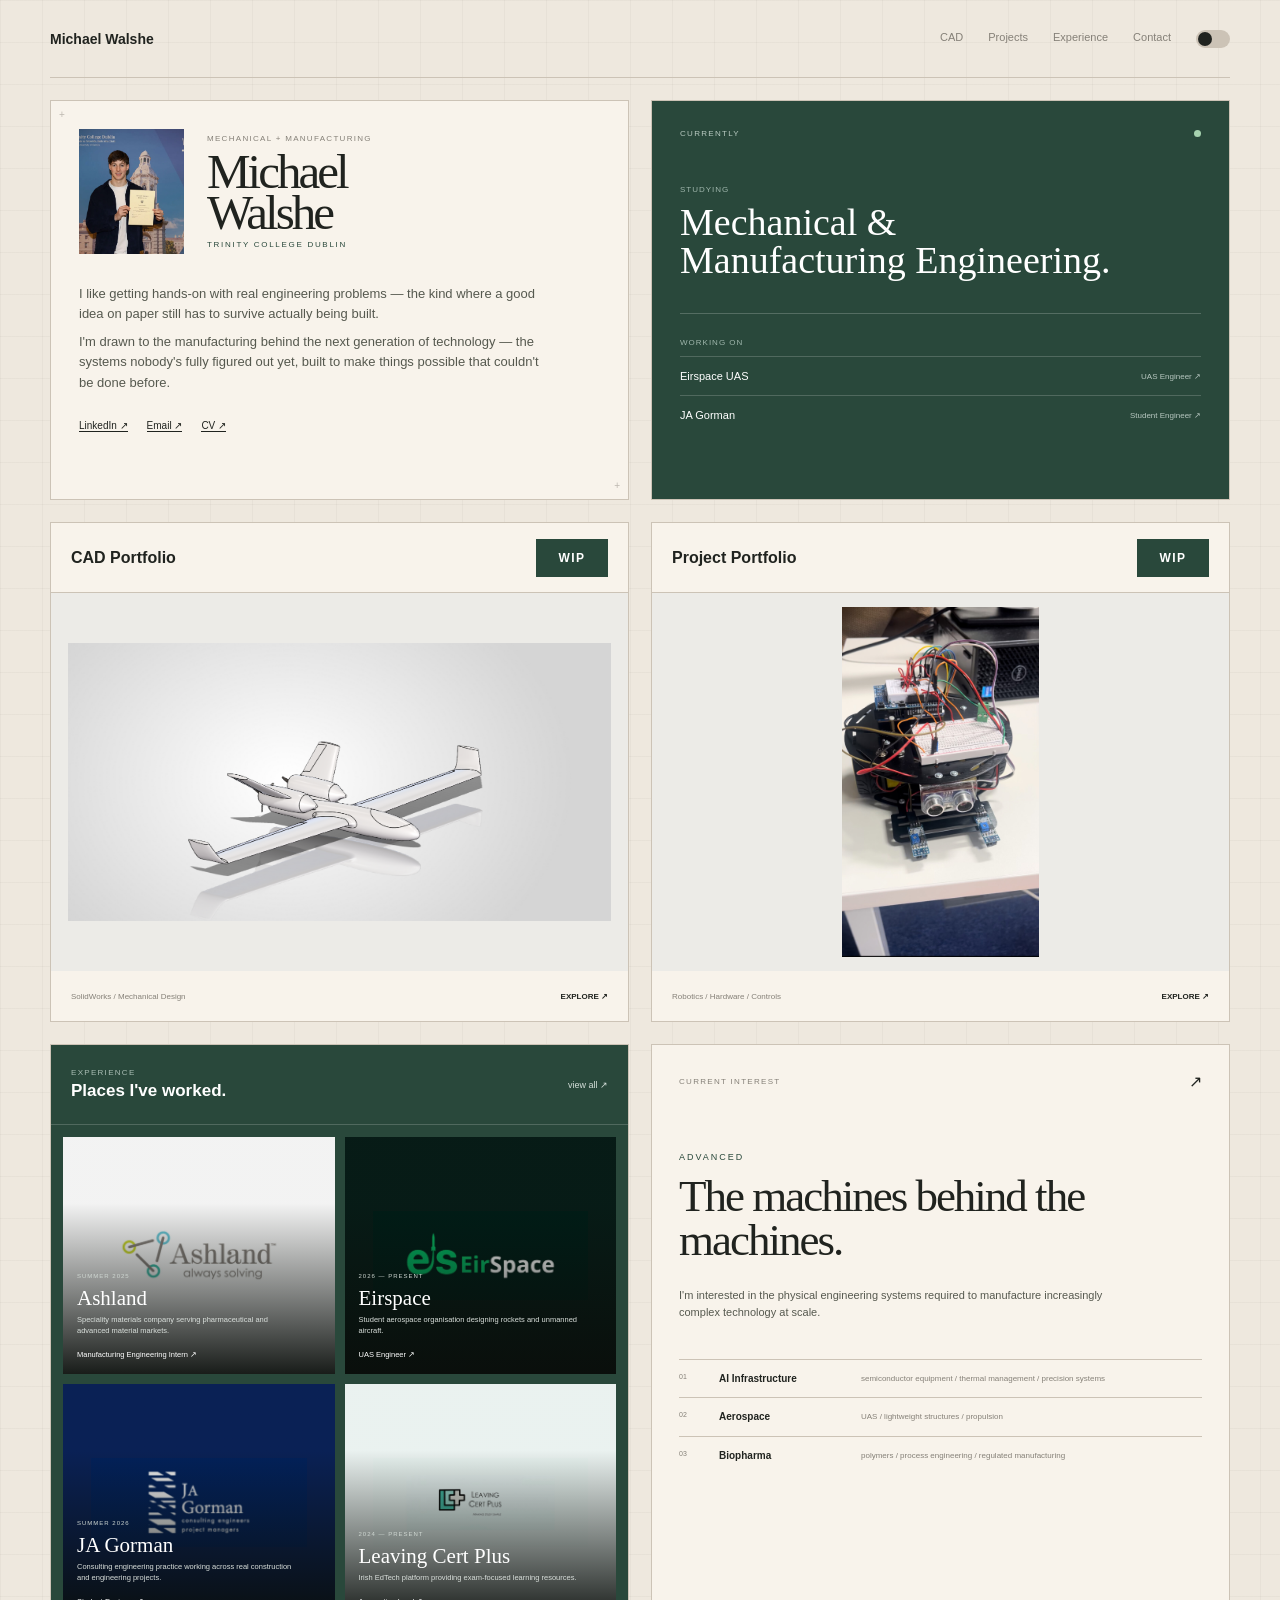
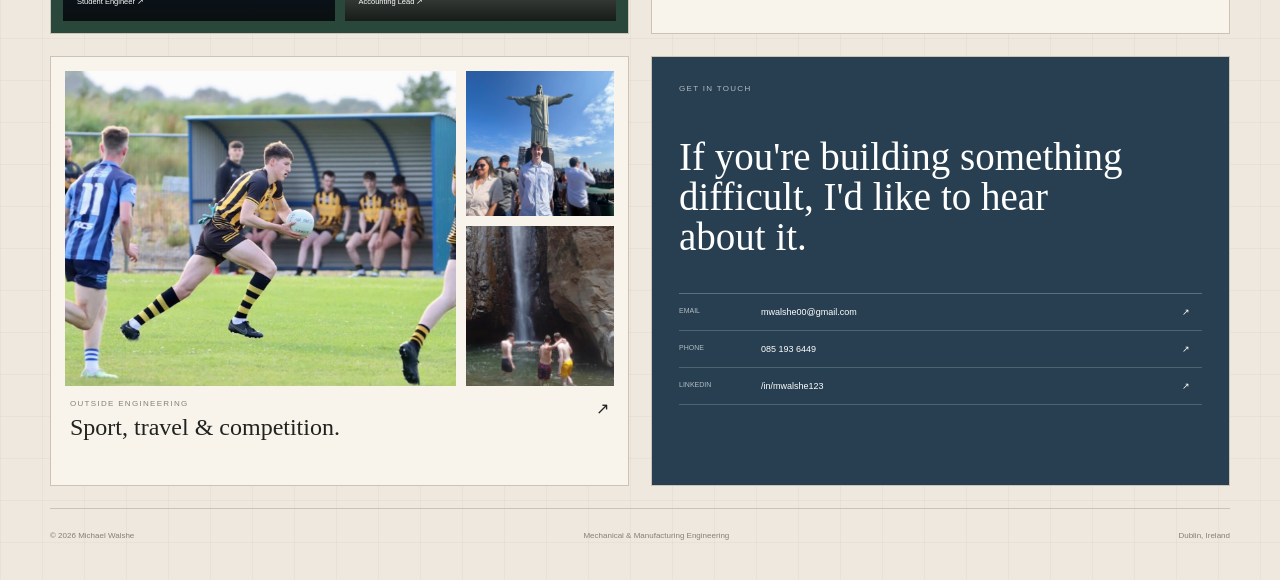
<file: index.html>
<!DOCTYPE html>
<html lang="en">

<head>
    <meta charset="UTF-8">
    <meta name="viewport" content="width=device-width, initial-scale=1.0">

    <title>Michael Walshe</title>

    <meta
        name="description"
        content="Michael Walshe — Mechanical & Manufacturing Engineering student at Trinity College Dublin."
    >

    <link rel="stylesheet" href="style.css">
</head>


<body>

<div class="cursor-readout" id="cursorReadout">X 000 · Y 000</div>

<header class="topbar">

    <a href="index.html" class="brand">
        Michael Walshe
    </a>

    <nav>
        <a href="cad.html" class="magnetic">CAD</a>
        <a href="projects.html" class="magnetic">Projects</a>
        <a href="experience.html" class="magnetic">Experience</a>
        <a href="#contact" class="magnetic">Contact</a>

        <button
            class="theme-toggle"
            id="themeToggle"
            aria-label="Toggle dark mode"
        >
            <span class="toggle-track">
                <span class="toggle-thumb"></span>
            </span>
        </button>
    </nav>

</header>


<main>


<!-- ==================================================
     ROW 1
     ABOUT | CURRENTLY
================================================== -->

<section class="row reveal">


    <!-- ABOUT -->

    <section class="box intro-box">

        <div class="intro-top">

            <img
                src="images/profile.jpg"
                class="profile"
                alt="Michael Walshe"
            >

            <div>

                <span class="eyebrow">
                    MECHANICAL + MANUFACTURING
                </span>

                <h1>
                    Michael
                    <br>
                    Walshe
                </h1>

                <p class="college">
                    Trinity College Dublin
                </p>

            </div>

        </div>


        <div class="intro-copy">

            <p>
                I like getting hands-on with real engineering
                problems — the kind where a good idea on paper
                still has to survive actually being built.
            </p>

            <p>
                I'm drawn to the manufacturing behind the next
                generation of technology — the systems nobody's
                fully figured out yet, built to make things
                possible that couldn't be done before.
            </p>

        </div>


        <div class="small-links">

            <a
                href="https://www.linkedin.com/in/mwalshe123/"
                target="_blank"
            >
                LinkedIn ↗
            </a>

            <a href="mailto:mwalshe00@gmail.com">
                Email ↗
            </a>

            <a
                href="Michael-Walshe-CV.pdf"
                target="_blank"
            >
                CV ↗
            </a>

        </div>

    </section>



    <!-- CURRENT -->

    <section class="box current-box">

        <div class="box-top">

            <span class="eyebrow">
                CURRENTLY
            </span>

            <span class="green-dot"></span>

        </div>


        <div class="current-main">

            <p class="current-small">
                STUDYING
            </p>

            <h2>
                Mechanical &
                Manufacturing
                Engineering.
            </h2>


            <div class="current-line"></div>


            <p class="current-small">
                WORKING ON
            </p>

            <a
                href="https://www.eirspace.org"
                target="_blank"
                class="current-link"
            >

                Eirspace UAS

                <span>
                    UAS Engineer ↗
                </span>

            </a>


            <a
                href="https://jagorman.ie"
                target="_blank"
                class="current-link"
            >

                JA Gorman

                <span>
                    Student Engineer ↗
                </span>

            </a>

        </div>

    </section>


</section>



<!-- ==================================================
     ROW 2
     CAD | PROJECTS
================================================== -->

<section class="row reveal">


    <!-- CAD -->

    <a
        href="cad.html"
        class="box portfolio-box tilt-card"
    >

        <div class="portfolio-top">

            <h2>
                CAD Portfolio
            </h2>

            <span class="wip">
                WIP
            </span>

        </div>


        <div class="portfolio-visual cad-visual">

            <img
                src="images/drone.png"
                alt="Eirspace aircraft CAD model"
            >

        </div>


        <div class="portfolio-bottom">

            <span>
                SolidWorks / Mechanical Design
            </span>

            <strong>
                EXPLORE ↗
            </strong>

        </div>

    </a>



    <!-- PROJECTS -->

    <a
        href="projects.html"
        class="box portfolio-box tilt-card"
    >

        <div class="portfolio-top">

            <h2>
                Project Portfolio
            </h2>

            <span class="wip">
                WIP
            </span>

        </div>


        <div class="portfolio-visual buggy-visual">

            <img
                src="images/buggy.jpg"
                alt="Autonomous buggy"
            >

        </div>


        <div class="portfolio-bottom">

            <span>
                Robotics / Hardware / Controls
            </span>

            <strong>
                EXPLORE ↗
            </strong>

        </div>

    </a>


</section>



<!-- ==================================================
     ROW 3
     EXPERIENCE | INTERESTS
================================================== -->

<section class="row reveal">


    <!-- EXPERIENCE -->

    <section class="box experience-box">

        <div class="experience-header">

            <div>

                <span class="eyebrow experience-eyebrow">
                    EXPERIENCE
                </span>

                <h2>
                    Places I've worked.
                </h2>

            </div>


            <a href="experience.html">
                view all ↗
            </a>

        </div>



        <div class="company-grid">


            <!-- ASHLAND -->

            <a
                href="https://www.ashland.com"
                target="_blank"
                class="company-card"
                style="--badge-color: #ffffff;"
            >

                <img
                    src="images/ashland.jpg"
                    alt="Ashland"
                    class="company-logo"
                >

                <div class="company-overlay"></div>


                <div class="company-info">

                    <span>
                        SUMMER 2025
                    </span>

                    <h3>
                        Ashland
                    </h3>

                    <p>
                        Speciality materials company serving
                        pharmaceutical and advanced material markets.
                    </p>

                    <strong>
                        Manufacturing Engineering Intern ↗
                    </strong>

                </div>

            </a>



            <!-- EIRSPACE -->

            <a
                href="https://www.eirspace.org"
                target="_blank"
                class="company-card"
                style="--badge-color: #071c17;"
            >

                <img
                    src="images/eirspace.jpg"
                    alt="Eirspace"
                    class="company-logo"
                >

                <div class="company-overlay"></div>


                <div class="company-info">

                    <span>
                        2026 — PRESENT
                    </span>

                    <h3>
                        Eirspace
                    </h3>

                    <p>
                        Student aerospace organisation designing
                        rockets and unmanned aircraft.
                    </p>

                    <strong>
                        UAS Engineer ↗
                    </strong>

                </div>

            </a>



            <!-- JA GORMAN -->

            <a
                href="https://jagorman.ie"
                target="_blank"
                class="company-card"
                style="--badge-color: #0a2259;"
            >

                <img
                    src="images/jagorman.jpg"
                    alt="JA Gorman"
                    class="company-logo"
                >

                <div class="company-overlay"></div>


                <div class="company-info">

                    <span>
                        SUMMER 2026
                    </span>

                    <h3>
                        JA Gorman
                    </h3>

                    <p>
                        Consulting engineering practice working
                        across real construction and engineering projects.
                    </p>

                    <strong>
                        Student Engineer ↗
                    </strong>

                </div>

            </a>



            <!-- LEAVING CERT PLUS -->

            <a
                href="https://leavingcertplus.ie"
                target="_blank"
                class="company-card"
                style="--badge-color: #f6fefc;"
            >

                <img
                    src="images/leavingcertplus.jpg"
                    alt="Leaving Cert Plus"
                    class="company-logo"
                >

                <div class="company-overlay"></div>


                <div class="company-info">

                    <span>
                        2024 — PRESENT
                    </span>

                    <h3>
                        Leaving Cert Plus
                    </h3>

                    <p>
                        Irish EdTech platform providing
                        exam-focused learning resources.
                    </p>

                    <strong>
                        Accounting Lead ↗
                    </strong>

                </div>

            </a>


        </div>

    </section>



    <!-- ADVANCED MANUFACTURING -->

    <a
        href="about.html"
        class="box manufacturing-box"
    >

        <div class="box-top">

            <span class="eyebrow">
                CURRENT INTEREST
            </span>

            <span>
                ↗
            </span>

        </div>


        <div class="manufacturing-title">

            <span>
                ADVANCED
            </span>

            <h2>
                The machines
                behind the
                machines.
            </h2>

        </div>


        <p class="manufacturing-description">

            I'm interested in the physical engineering
            systems required to manufacture increasingly
            complex technology at scale.

        </p>



        <div class="sectors">


            <div>

                <span>
                    01
                </span>

                <h3>
                    AI Infrastructure
                </h3>

                <p>
                    semiconductor equipment /
                    thermal management /
                    precision systems
                </p>

            </div>


            <div>

                <span>
                    02
                </span>

                <h3>
                    Aerospace
                </h3>

                <p>
                    UAS /
                    lightweight structures /
                    propulsion
                </p>

            </div>


            <div>

                <span>
                    03
                </span>

                <h3>
                    Biopharma
                </h3>

                <p>
                    polymers /
                    process engineering /
                    regulated manufacturing
                </p>

            </div>


        </div>

    </a>


</section>



<!-- ==================================================
     ROW 4
     PERSONAL | CONTACT
================================================== -->

<section class="row final-row reveal">


    <!-- OUTSIDE ENGINEERING -->

    <a
        href="gallery.html"
        class="box life-box"
    >

        <div class="life-images">


            <div class="life-main">

                <img
                    src="images/gaa.jpg"
                    alt="Gaelic football"
                >

            </div>


            <div class="life-secondary">

                <img
                    src="images/travel.jpg"
                    alt="Travel"
                >

                <img
                    src="images/life2.jpg"
                    alt="Travel"
                >

            </div>


        </div>


        <div class="life-bottom">

            <div>

                <span class="eyebrow">
                    OUTSIDE ENGINEERING
                </span>

                <h2>
                    Sport, travel
                    & competition.
                </h2>

            </div>

            <span>
                ↗
            </span>

        </div>

    </a>



    <!-- CONTACT -->

    <section
        class="box contact-box"
        id="contact"
    >

        <span class="eyebrow contact-eyebrow">
            GET IN TOUCH
        </span>


        <h2>
            If you're building
            something difficult,
            I'd like to hear
            about it.
        </h2>


        <div class="contact-links">


            <a href="mailto:mwalshe00@gmail.com">

                <span>
                    EMAIL
                </span>

                <strong>
                    mwalshe00@gmail.com
                </strong>

                <i>
                    ↗
                </i>

            </a>



            <a href="tel:+353851936449">

                <span>
                    PHONE
                </span>

                <strong>
                    085 193 6449
                </strong>

                <i>
                    ↗
                </i>

            </a>



            <a
                href="https://www.linkedin.com/in/mwalshe123/"
                target="_blank"
            >

                <span>
                    LINKEDIN
                </span>

                <strong>
                    /in/mwalshe123
                </strong>

                <i>
                    ↗
                </i>

            </a>


        </div>

    </section>


</section>


</main>



<footer>

    <span>
        © 2026 Michael Walshe
    </span>

    <span>
        Mechanical & Manufacturing Engineering
    </span>

    <span>
        Dublin, Ireland
    </span>

</footer>


<script>

    /* ============================================
       TILT + GLOSS ON PROJECT CARDS
    ============================================ */

    document.querySelectorAll('.tilt-card').forEach(function (card) {

        card.addEventListener('mousemove', function (e) {

            const rect = card.getBoundingClientRect();
            const x = e.clientX - rect.left;
            const y = e.clientY - rect.top;

            const midX = rect.width / 2;
            const midY = rect.height / 2;

            const rotateX = ((y - midY) / midY) * -2.5;
            const rotateY = ((x - midX) / midX) * 2.5;

            card.style.transform =
                'translateY(-4px) perspective(800px) rotateX(' +
                rotateX + 'deg) rotateY(' + rotateY + 'deg)';

            card.style.setProperty('--mx', (x / rect.width) * 100 + '%');
            card.style.setProperty('--my', (y / rect.height) * 100 + '%');

        });

        card.addEventListener('mouseleave', function () {
            card.style.transform = '';
        });

    });


    /* ============================================
       MAGNETIC NAV LINKS
    ============================================ */

    document.querySelectorAll('.magnetic').forEach(function (el) {

        el.addEventListener('mousemove', function (e) {

            const rect = el.getBoundingClientRect();
            const x = e.clientX - rect.left - rect.width / 2;
            const y = e.clientY - rect.top - rect.height / 2;

            el.style.transform =
                'translate(' + (x * 0.25) + 'px,' + (y * 0.35) + 'px)';

        });

        el.addEventListener('mouseleave', function () {
            el.style.transform = '';
        });

    });


    /* ============================================
       SCROLL REVEAL
    ============================================ */

    const revealItems = document.querySelectorAll('.reveal');

    const revealObserver = new IntersectionObserver(function (entries) {

        entries.forEach(function (entry) {
            if (entry.isIntersecting) {
                entry.target.classList.add('is-visible');
                revealObserver.unobserve(entry.target);
            }
        });

    }, { threshold: 0.12 });

    revealItems.forEach(function (item) {
        revealObserver.observe(item);
    });


    /* ============================================
       CURSOR COORDINATE READOUT
    ============================================ */

    const readout = document.getElementById('cursorReadout');

    if (window.matchMedia('(pointer: fine)').matches && readout) {

        document.addEventListener('mousemove', function (e) {

            readout.style.left = (e.clientX + 16) + 'px';
            readout.style.top = (e.clientY + 16) + 'px';

            const xPad = String(e.clientX).padStart(3, '0');
            const yPad = String(e.clientY).padStart(3, '0');

            readout.textContent = 'X ' + xPad + ' · Y ' + yPad;
            readout.style.opacity = '1';

        });

        document.addEventListener('mouseleave', function () {
            readout.style.opacity = '0';
        });

    }


    /* ============================================
       DARK / LIGHT MODE TOGGLE
    ============================================ */

    const themeToggle = document.getElementById('themeToggle');
    const root = document.documentElement;

    if (localStorage.getItem('theme') === 'dark') {
        root.setAttribute('data-theme', 'dark');
    }

    themeToggle.addEventListener('click', function () {

        const isDark = root.getAttribute('data-theme') === 'dark';

        if (isDark) {
            root.removeAttribute('data-theme');
            localStorage.setItem('theme', 'light');
        } else {
            root.setAttribute('data-theme', 'dark');
            localStorage.setItem('theme', 'dark');
        }

    });

</script>


</body>

</html>
</file>
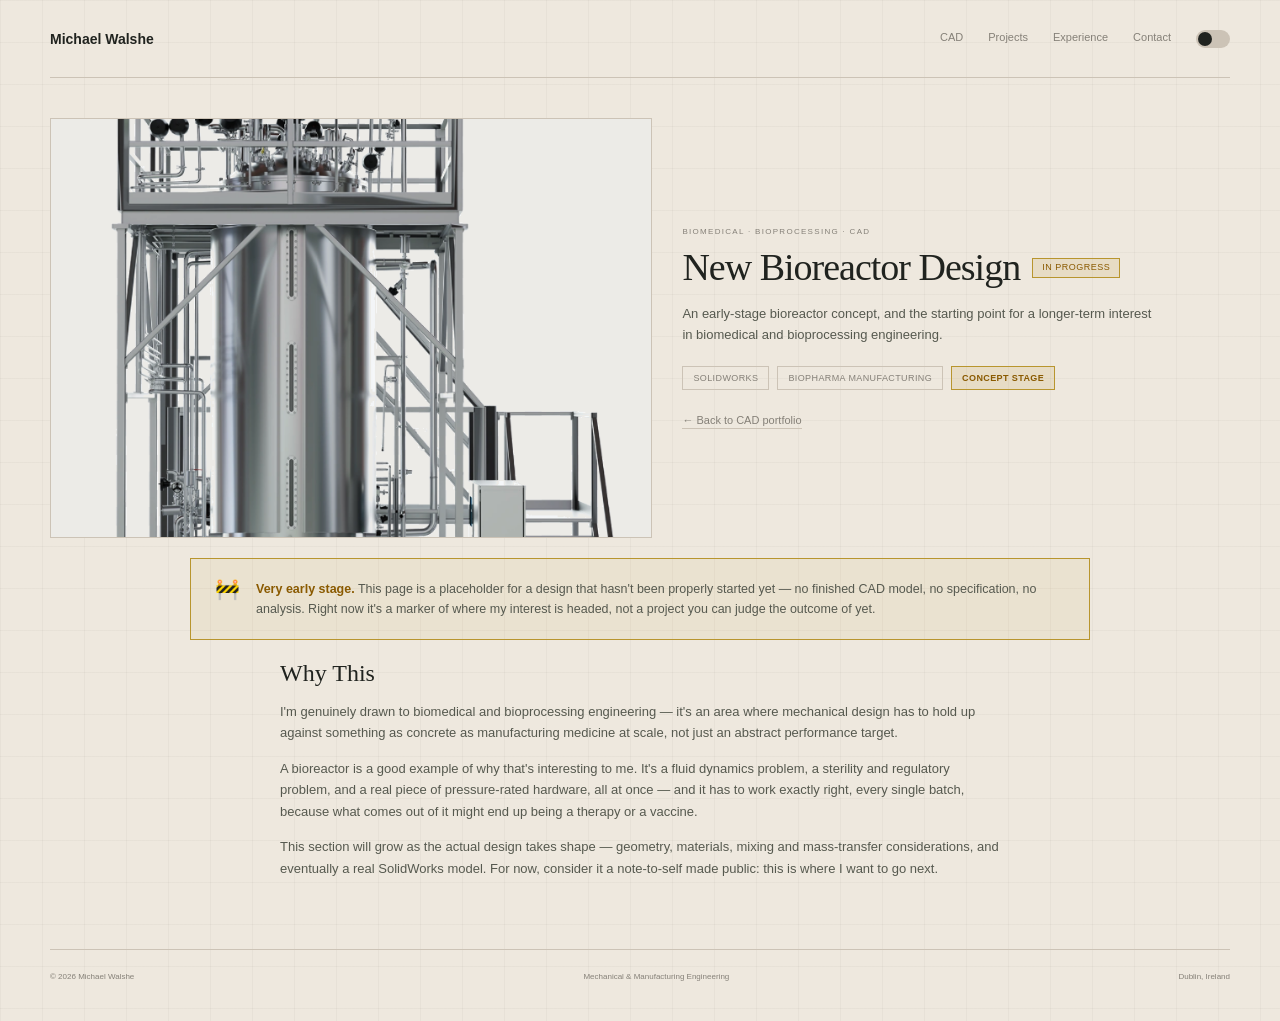
<file: cad-bioreactor.html>
<!DOCTYPE html>
<html lang="en">

<head>
    <meta charset="UTF-8">
    <meta name="viewport" content="width=device-width, initial-scale=1.0">

    <title>Michael Walshe — New Bioreactor Design</title>

    <link rel="stylesheet" href="style.css">
</head>


<body>

<header class="topbar">

    <a href="index.html" class="brand">
        Michael Walshe
    </a>

    <nav>
        <a href="cad.html" class="magnetic">CAD</a>
        <a href="projects.html" class="magnetic">Projects</a>
        <a href="experience.html" class="magnetic">Experience</a>
        <a href="index.html#contact" class="magnetic">Contact</a>

        <button
            class="theme-toggle"
            id="themeToggle"
            aria-label="Toggle dark mode"
        >
            <span class="toggle-track">
                <span class="toggle-thumb"></span>
            </span>
        </button>
    </nav>

</header>


<main>


<!-- ==================================================
     HERO
================================================== -->

<section class="project-hero reveal">

    <div class="project-hero-visual">
        <img src="bioreactor.png" alt="New bioreactor design concept">
    </div>

    <div class="project-hero-info">

        <span class="eyebrow">
            BIOMEDICAL · BIOPROCESSING · CAD
        </span>

        <h1>
            New Bioreactor Design
            <span class="wip-tag">IN PROGRESS</span>
        </h1>

        <p>
            An early-stage bioreactor concept, and the starting
            point for a longer-term interest in biomedical and
            bioprocessing engineering.
        </p>

        <div class="stat-row">
            <span>SOLIDWORKS</span>
            <span>BIOPHARMA MANUFACTURING</span>
            <span class="stat-wip">CONCEPT STAGE</span>
        </div>

        <a href="cad.html" class="back-link">
            ← Back to CAD portfolio
        </a>

    </div>

</section>


<!-- ==================================================
     STATUS BANNER
================================================== -->

<section class="status-banner reveal">

    <span class="status-icon">🚧</span>

    <p>
        <strong>Very early stage.</strong>
        This page is a placeholder for a design that hasn't been
        properly started yet — no finished CAD model, no
        specification, no analysis. Right now it's a marker of
        where my interest is headed, not a project you can judge
        the outcome of yet.
    </p>

</section>


<!-- ==================================================
     WHY THIS
================================================== -->

<section class="project-body reveal">

    <h2>Why This</h2>

    <p>
        I'm genuinely drawn to biomedical and bioprocessing
        engineering — it's an area where mechanical design has
        to hold up against something as concrete as manufacturing
        medicine at scale, not just an abstract performance
        target.
    </p>

    <p>
        A bioreactor is a good example of why that's interesting
        to me. It's a fluid dynamics problem, a sterility and
        regulatory problem, and a real piece of pressure-rated
        hardware, all at once — and it has to work exactly right,
        every single batch, because what comes out of it might
        end up being a therapy or a vaccine.
    </p>

    <p>
        This section will grow as the actual design takes shape —
        geometry, materials, mixing and mass-transfer
        considerations, and eventually a real SolidWorks model.
        For now, consider it a note-to-self made public: this is
        where I want to go next.
    </p>

</section>


</main>


<footer>

    <span>
        © 2026 Michael Walshe
    </span>

    <span>
        Mechanical & Manufacturing Engineering
    </span>

    <span>
        Dublin, Ireland
    </span>

</footer>


<script>

    document.querySelectorAll('.magnetic').forEach(function (el) {

        el.addEventListener('mousemove', function (e) {

            const rect = el.getBoundingClientRect();
            const x = e.clientX - rect.left - rect.width / 2;
            const y = e.clientY - rect.top - rect.height / 2;

            el.style.transform =
                'translate(' + (x * 0.25) + 'px,' + (y * 0.35) + 'px)';

        });

        el.addEventListener('mouseleave', function () {
            el.style.transform = '';
        });

    });


    const revealItems = document.querySelectorAll('.reveal');

    const revealObserver = new IntersectionObserver(function (entries) {

        entries.forEach(function (entry) {
            if (entry.isIntersecting) {
                entry.target.classList.add('is-visible');
                revealObserver.unobserve(entry.target);
            }
        });

    }, { threshold: 0.1 });

    revealItems.forEach(function (item) {
        revealObserver.observe(item);
    });


    const themeToggle = document.getElementById('themeToggle');
    const root = document.documentElement;

    if (localStorage.getItem('theme') === 'dark') {
        root.setAttribute('data-theme', 'dark');
    }

    themeToggle.addEventListener('click', function () {

        const isDark = root.getAttribute('data-theme') === 'dark';

        if (isDark) {
            root.removeAttribute('data-theme');
            localStorage.setItem('theme', 'light');
        } else {
            root.setAttribute('data-theme', 'dark');
            localStorage.setItem('theme', 'dark');
        }

    });

</script>


</body>

</html>
</file>
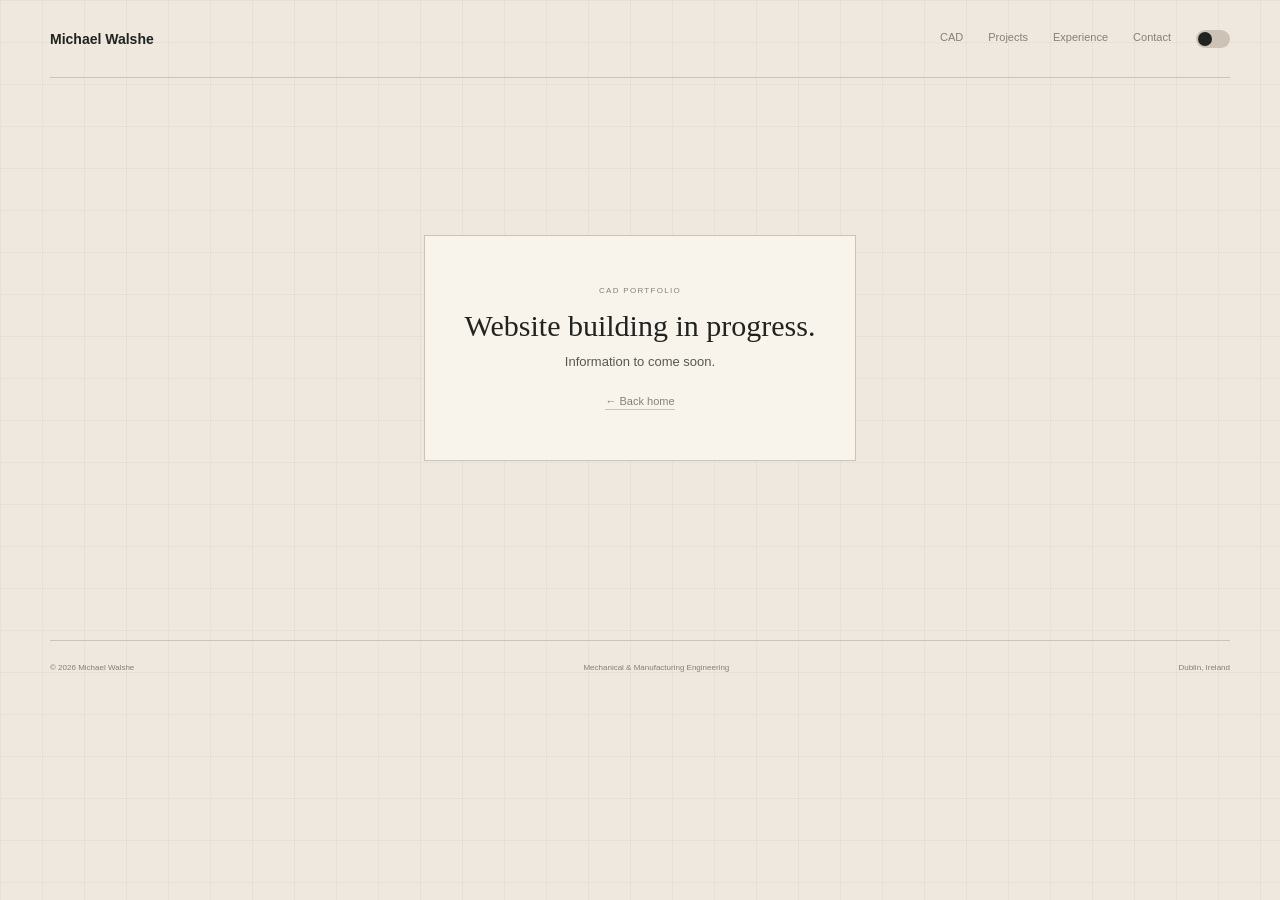
<file: cad.html>
<!DOCTYPE html>
<html lang="en">

<head>
    <meta charset="UTF-8">
    <meta name="viewport" content="width=device-width, initial-scale=1.0">

    <title>Michael Walshe — CAD Portfolio</title>

    <link rel="stylesheet" href="style.css">
</head>


<body>

<header class="topbar">

    <a href="index.html" class="brand">
        Michael Walshe
    </a>

    <nav>
        <a href="cad.html" class="magnetic">CAD</a>
        <a href="projects.html" class="magnetic">Projects</a>
        <a href="experience.html" class="magnetic">Experience</a>
        <a href="index.html#contact" class="magnetic">Contact</a>

        <button
            class="theme-toggle"
            id="themeToggle"
            aria-label="Toggle dark mode"
        >
            <span class="toggle-track">
                <span class="toggle-thumb"></span>
            </span>
        </button>
    </nav>

</header>


<main>

    <section class="placeholder-wrap reveal">

        <div class="placeholder-box">

            <span class="eyebrow">
                CAD PORTFOLIO
            </span>

            <h1>
                Website building in progress.
            </h1>

            <p>
                Information to come soon.
            </p>

            <a href="index.html" class="back-link">
                ← Back home
            </a>

        </div>

    </section>

</main>


<footer>

    <span>
        © 2026 Michael Walshe
    </span>

    <span>
        Mechanical & Manufacturing Engineering
    </span>

    <span>
        Dublin, Ireland
    </span>

</footer>


<script>

    document.querySelectorAll('.magnetic').forEach(function (el) {

        el.addEventListener('mousemove', function (e) {

            const rect = el.getBoundingClientRect();
            const x = e.clientX - rect.left - rect.width / 2;
            const y = e.clientY - rect.top - rect.height / 2;

            el.style.transform =
                'translate(' + (x * 0.25) + 'px,' + (y * 0.35) + 'px)';

        });

        el.addEventListener('mouseleave', function () {
            el.style.transform = '';
        });

    });


    const revealItems = document.querySelectorAll('.reveal');

    const revealObserver = new IntersectionObserver(function (entries) {

        entries.forEach(function (entry) {
            if (entry.isIntersecting) {
                entry.target.classList.add('is-visible');
                revealObserver.unobserve(entry.target);
            }
        });

    }, { threshold: 0.1 });

    revealItems.forEach(function (item) {
        revealObserver.observe(item);
    });


    const themeToggle = document.getElementById('themeToggle');
    const root = document.documentElement;

    if (localStorage.getItem('theme') === 'dark') {
        root.setAttribute('data-theme', 'dark');
    }

    themeToggle.addEventListener('click', function () {

        const isDark = root.getAttribute('data-theme') === 'dark';

        if (isDark) {
            root.removeAttribute('data-theme');
            localStorage.setItem('theme', 'light');
        } else {
            root.setAttribute('data-theme', 'dark');
            localStorage.setItem('theme', 'dark');
        }

    });

</script>


</body>

</html>
</file>
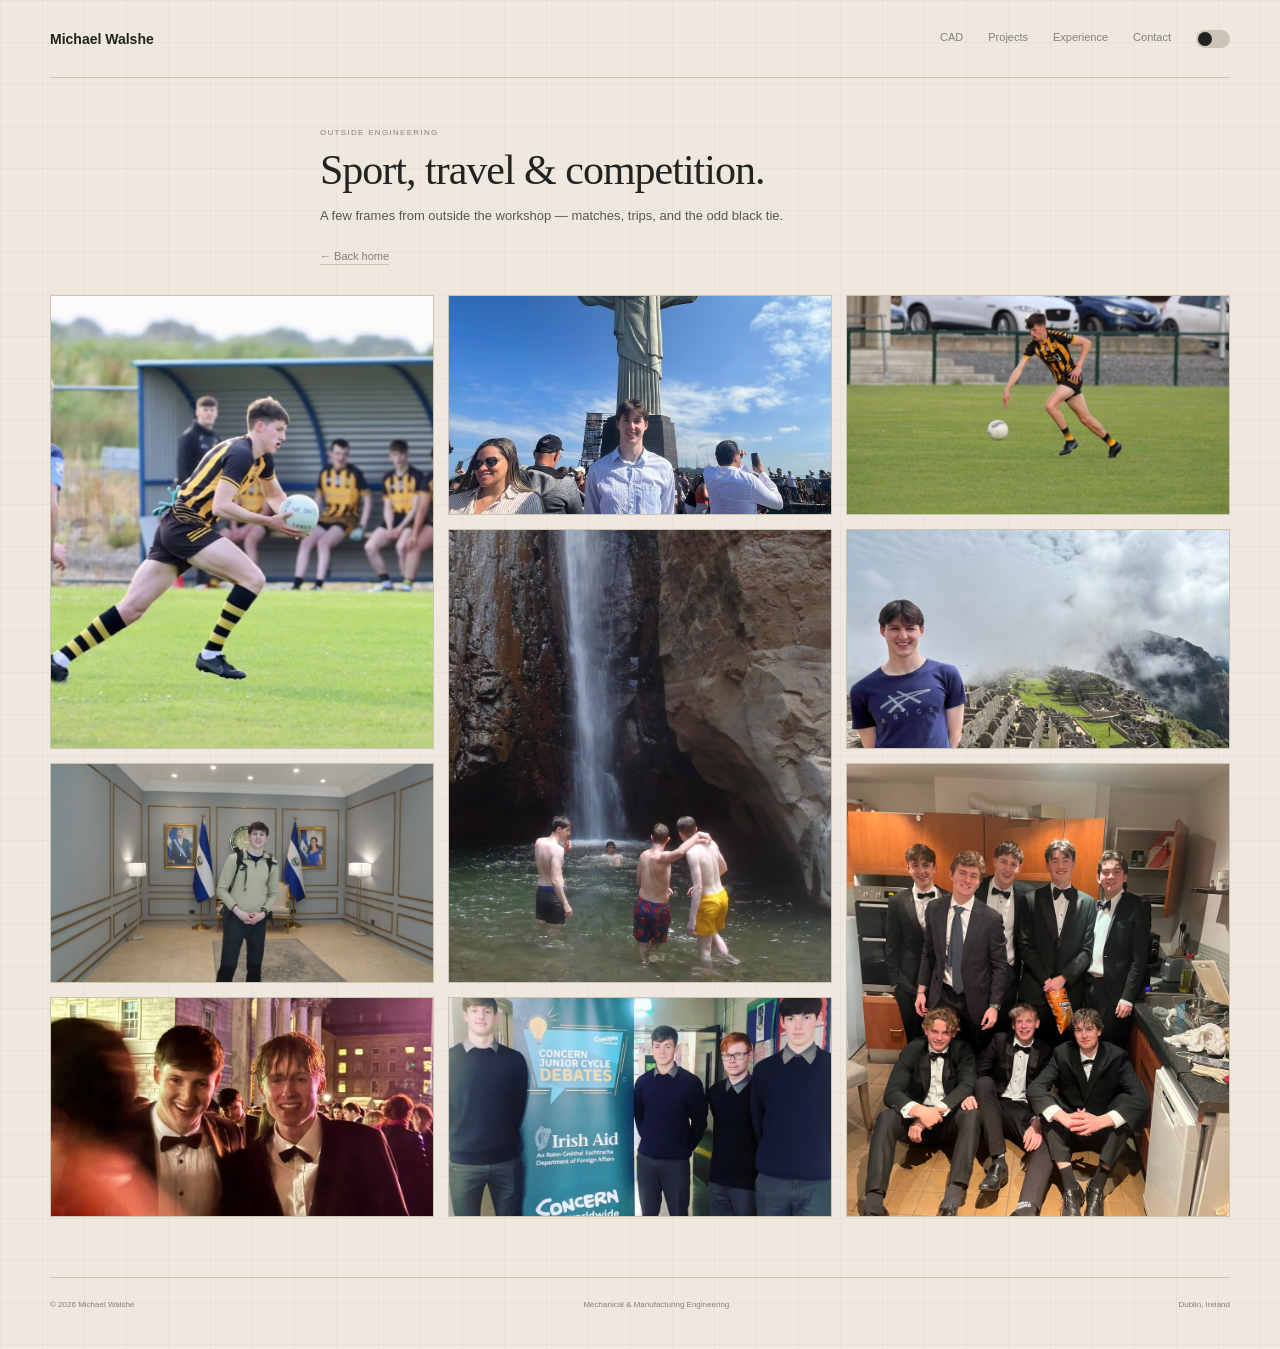
<file: gallery.html>
<!DOCTYPE html>
<html lang="en">

<head>
    <meta charset="UTF-8">
    <meta name="viewport" content="width=device-width, initial-scale=1.0">

    <title>Michael Walshe — Gallery</title>

    <link rel="stylesheet" href="style.css">
</head>


<body>

<header class="topbar">

    <a href="index.html" class="brand">
        Michael Walshe
    </a>

    <nav>
        <a href="cad.html" class="magnetic">CAD</a>
        <a href="projects.html" class="magnetic">Projects</a>
        <a href="experience.html" class="magnetic">Experience</a>
        <a href="index.html#contact" class="magnetic">Contact</a>

        <button
            class="theme-toggle"
            id="themeToggle"
            aria-label="Toggle dark mode"
        >
            <span class="toggle-track">
                <span class="toggle-thumb"></span>
            </span>
        </button>
    </nav>

</header>


<main>

    <section class="gallery-intro reveal">

        <span class="eyebrow">
            OUTSIDE ENGINEERING
        </span>

        <h1>
            Sport, travel & competition.
        </h1>

        <p>
            A few frames from outside the workshop — matches,
            trips, and the odd black tie.
        </p>

        <a href="index.html" class="back-link">
            ← Back home
        </a>

    </section>


    <section class="gallery-grid reveal">

        <div class="gallery-item tall">
            <img src="images/gaa.jpg" alt="Gaelic football match">
        </div>

        <div class="gallery-item">
            <img src="images/travel.jpg" alt="Christ the Redeemer, Rio de Janeiro">
        </div>

        <div class="gallery-item">
            <img src="images/gallery-gaa2.jpg" alt="Gaelic football match">
        </div>

        <div class="gallery-item tall">
            <img src="images/life2.jpg" alt="Waterfall with friends">
        </div>

        <div class="gallery-item">
            <img src="images/gallery-travel2.jpg" alt="Machu Picchu, Peru">
        </div>

        <div class="gallery-item">
            <img src="images/gallery-travel3.jpg" alt="El Salvador presidential palace">
        </div>

        <div class="gallery-item tall">
            <img src="images/gallery-formal2.jpg" alt="Formal night with friends">
        </div>

        <div class="gallery-item">
            <img src="images/gallery-formal1.jpg" alt="Trinity Ball">
        </div>

        <div class="gallery-item">
            <img src="images/gallery-debate.jpg" alt="Concern Junior Cycle Debates">
        </div>

    </section>

</main>


<footer>

    <span>
        © 2026 Michael Walshe
    </span>

    <span>
        Mechanical & Manufacturing Engineering
    </span>

    <span>
        Dublin, Ireland
    </span>

</footer>


<script>

    document.querySelectorAll('.magnetic').forEach(function (el) {

        el.addEventListener('mousemove', function (e) {

            const rect = el.getBoundingClientRect();
            const x = e.clientX - rect.left - rect.width / 2;
            const y = e.clientY - rect.top - rect.height / 2;

            el.style.transform =
                'translate(' + (x * 0.25) + 'px,' + (y * 0.35) + 'px)';

        });

        el.addEventListener('mouseleave', function () {
            el.style.transform = '';
        });

    });


    const revealItems = document.querySelectorAll('.reveal');

    const revealObserver = new IntersectionObserver(function (entries) {

        entries.forEach(function (entry) {
            if (entry.isIntersecting) {
                entry.target.classList.add('is-visible');
                revealObserver.unobserve(entry.target);
            }
        });

    }, { threshold: 0.1 });

    revealItems.forEach(function (item) {
        revealObserver.observe(item);
    });


    const themeToggle = document.getElementById('themeToggle');
    const root = document.documentElement;

    if (localStorage.getItem('theme') === 'dark') {
        root.setAttribute('data-theme', 'dark');
    }

    themeToggle.addEventListener('click', function () {

        const isDark = root.getAttribute('data-theme') === 'dark';

        if (isDark) {
            root.removeAttribute('data-theme');
            localStorage.setItem('theme', 'light');
        } else {
            root.setAttribute('data-theme', 'dark');
            localStorage.setItem('theme', 'dark');
        }

    });

</script>


</body>

</html>
</file>
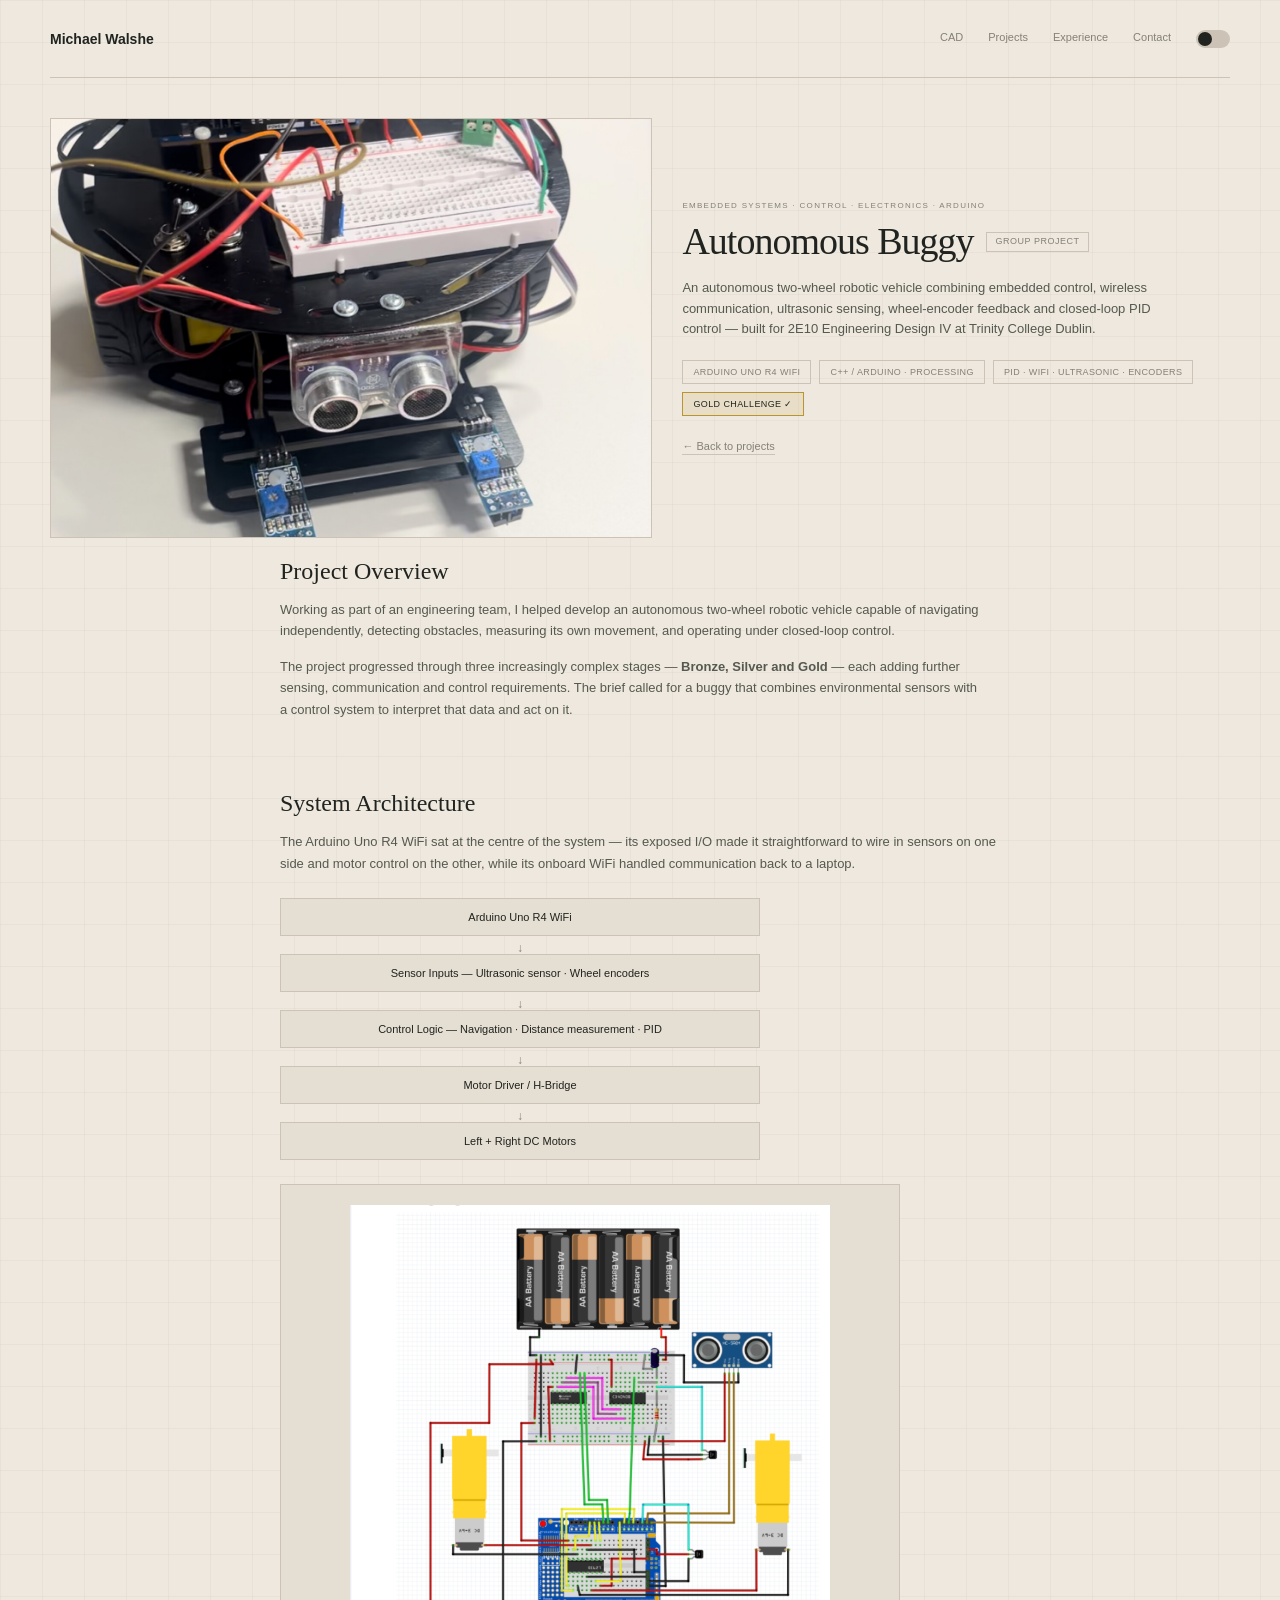
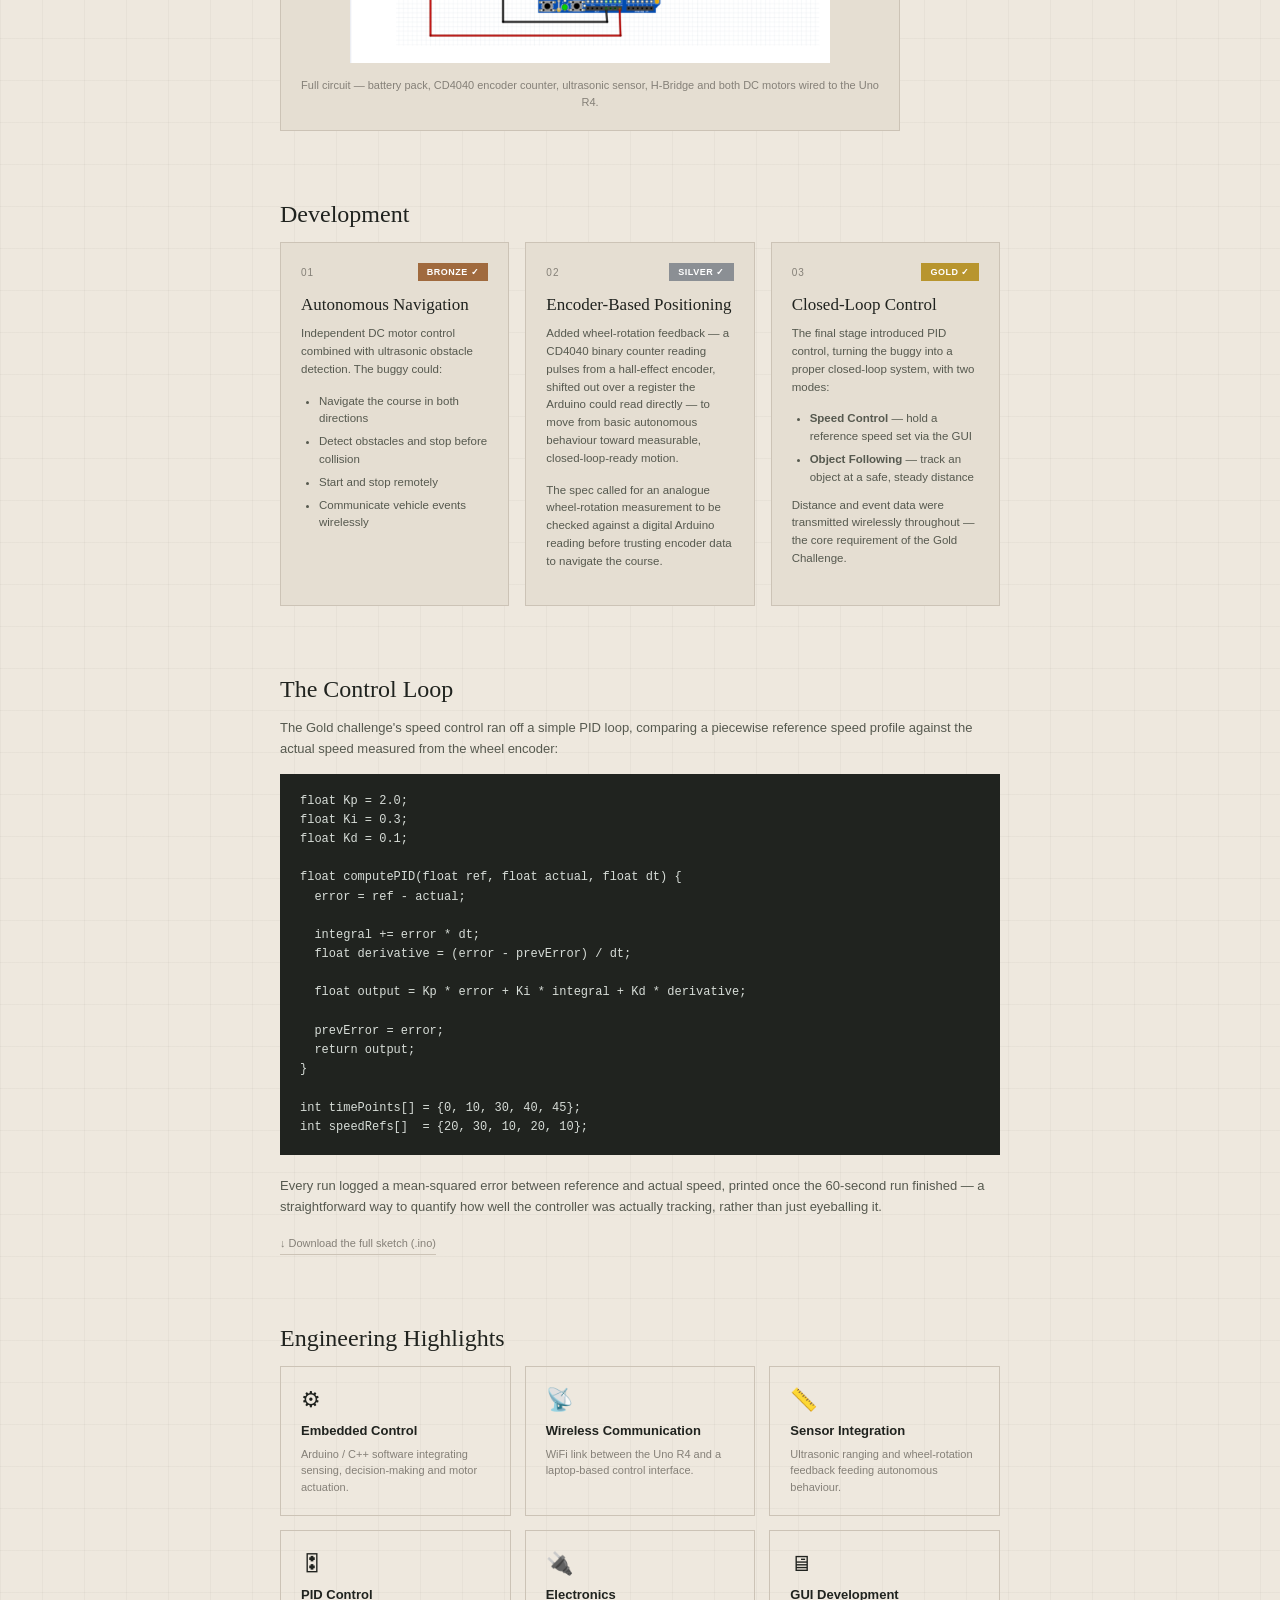
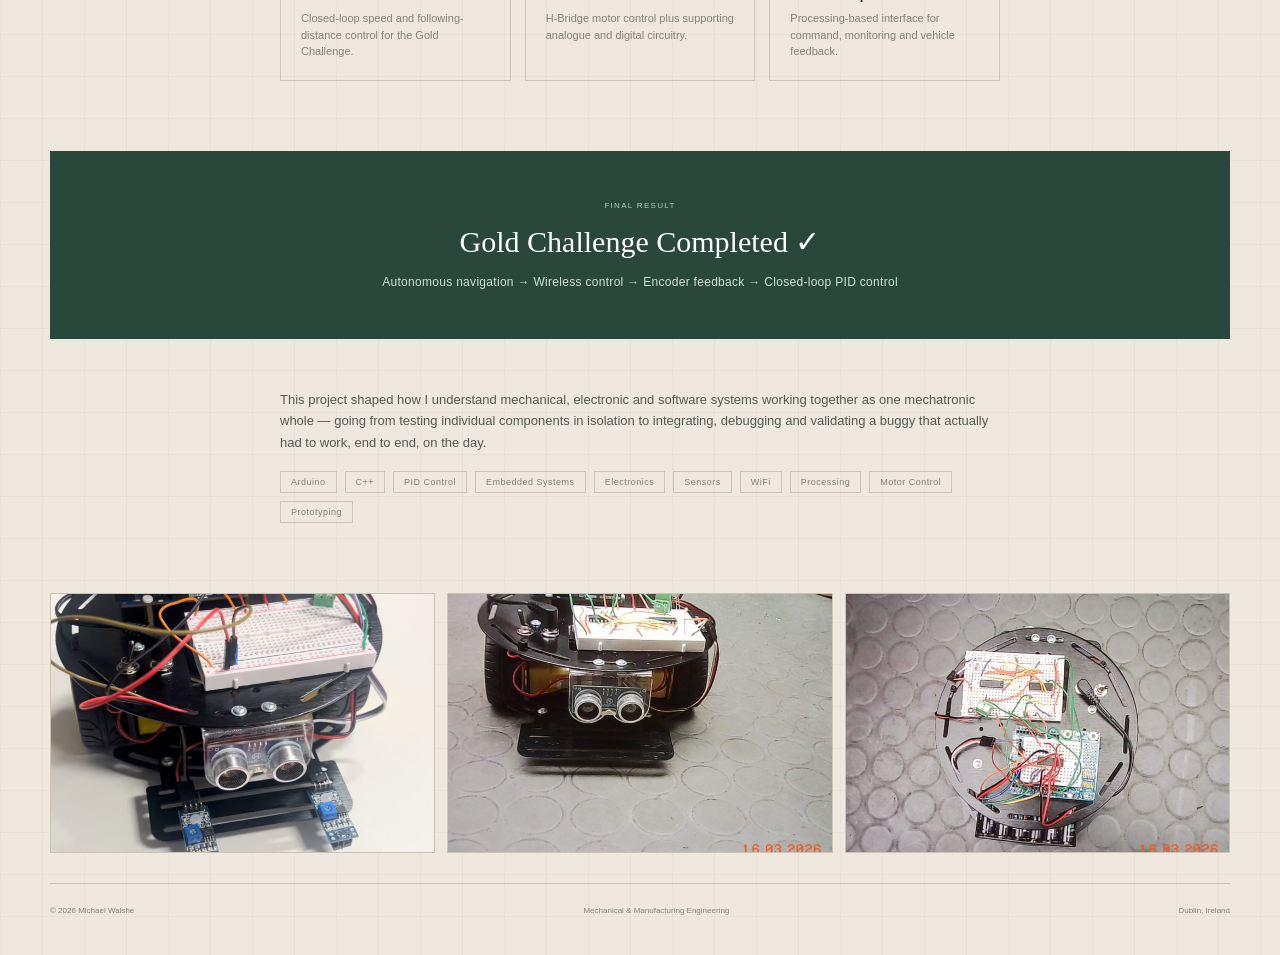
<file: project-buggy.html>
<!DOCTYPE html>
<html lang="en">

<head>
    <meta charset="UTF-8">
    <meta name="viewport" content="width=device-width, initial-scale=1.0">

    <title>Michael Walshe — Autonomous Buggy</title>

    <link rel="stylesheet" href="style.css">
</head>


<body>

<header class="topbar">

    <a href="index.html" class="brand">
        Michael Walshe
    </a>

    <nav>
        <a href="cad.html" class="magnetic">CAD</a>
        <a href="projects.html" class="magnetic">Projects</a>
        <a href="experience.html" class="magnetic">Experience</a>
        <a href="index.html#contact" class="magnetic">Contact</a>

        <button
            class="theme-toggle"
            id="themeToggle"
            aria-label="Toggle dark mode"
        >
            <span class="toggle-track">
                <span class="toggle-thumb"></span>
            </span>
        </button>
    </nav>

</header>


<main>


<!-- ==================================================
     HERO
================================================== -->

<section class="project-hero reveal">

    <div class="project-hero-visual">
        <img src="images/buggy-full.jpg" alt="Autonomous buggy, full build">
    </div>

    <div class="project-hero-info">

        <span class="eyebrow">
            EMBEDDED SYSTEMS · CONTROL · ELECTRONICS · ARDUINO
        </span>

        <h1>
            Autonomous Buggy
            <span class="group-tag">GROUP PROJECT</span>
        </h1>

        <p>
            An autonomous two-wheel robotic vehicle combining
            embedded control, wireless communication, ultrasonic
            sensing, wheel-encoder feedback and closed-loop PID
            control — built for 2E10 Engineering Design IV at
            Trinity College Dublin.
        </p>

        <div class="stat-row">
            <span>ARDUINO UNO R4 WIFI</span>
            <span>C++ / ARDUINO · PROCESSING</span>
            <span>PID · WIFI · ULTRASONIC · ENCODERS</span>
            <span class="stat-gold">GOLD CHALLENGE ✓</span>
        </div>

        <a href="projects.html" class="back-link">
            ← Back to projects
        </a>

    </div>

</section>


<!-- ==================================================
     OVERVIEW
================================================== -->

<section class="project-body reveal">

    <h2>Project Overview</h2>

    <div class="overview-row">

        <p>
            Working as part of an engineering team, I helped
            develop an autonomous two-wheel robotic vehicle
            capable of navigating independently, detecting
            obstacles, measuring its own movement, and operating
            under closed-loop control.
        </p>

        <p>
            The project progressed through three increasingly
            complex stages — <strong>Bronze, Silver and Gold</strong>
            — each adding further sensing, communication and
            control requirements. The brief called for a buggy
            that combines environmental sensors with a control
            system to interpret that data and act on it.
        </p>

    </div>

</section>


<!-- ==================================================
     SYSTEM ARCHITECTURE
================================================== -->

<section class="project-body reveal">

    <h2>System Architecture</h2>

    <p>
        The Arduino Uno R4 WiFi sat at the centre of the system —
        its exposed I/O made it straightforward to wire in sensors
        on one side and motor control on the other, while its
        onboard WiFi handled communication back to a laptop.
    </p>

    <div class="arch-flow">
        <div>Arduino Uno R4 WiFi</div>
        <div>Sensor Inputs — Ultrasonic sensor · Wheel encoders</div>
        <div>Control Logic — Navigation · Distance measurement · PID</div>
        <div>Motor Driver / H-Bridge</div>
        <div>Left + Right DC Motors</div>
    </div>

    <div class="fritzing-card">
        <img src="images/fritzing.png" alt="Fritzing circuit diagram for the autonomous buggy">
        <span class="fritzing-caption">
            Full circuit — battery pack, CD4040 encoder counter,
            ultrasonic sensor, H-Bridge and both DC motors wired
            to the Uno R4.
        </span>
    </div>

</section>


<!-- ==================================================
     DEVELOPMENT STAGES
================================================== -->

<section class="project-body reveal">

    <h2>Development</h2>

    <div class="stage-grid">

        <div class="stage-card">

            <div class="stage-top">
                <span class="stage-num">01</span>
                <span class="stage-badge stage-bronze">BRONZE ✓</span>
            </div>

            <h3>Autonomous Navigation</h3>

            <p>
                Independent DC motor control combined with
                ultrasonic obstacle detection. The buggy could:
            </p>

            <ul>
                <li>Navigate the course in both directions</li>
                <li>Detect obstacles and stop before collision</li>
                <li>Start and stop remotely</li>
                <li>Communicate vehicle events wirelessly</li>
            </ul>

        </div>


        <div class="stage-card">

            <div class="stage-top">
                <span class="stage-num">02</span>
                <span class="stage-badge stage-silver">SILVER ✓</span>
            </div>

            <h3>Encoder-Based Positioning</h3>

            <p>
                Added wheel-rotation feedback — a CD4040 binary
                counter reading pulses from a hall-effect encoder,
                shifted out over a register the Arduino could read
                directly — to move from basic autonomous behaviour
                toward measurable, closed-loop-ready motion.
            </p>

            <p>
                The spec called for an analogue wheel-rotation
                measurement to be checked against a digital
                Arduino reading before trusting encoder data to
                navigate the course.
            </p>

        </div>


        <div class="stage-card">

            <div class="stage-top">
                <span class="stage-num">03</span>
                <span class="stage-badge stage-gold">GOLD ✓</span>
            </div>

            <h3>Closed-Loop Control</h3>

            <p>
                The final stage introduced PID control, turning
                the buggy into a proper closed-loop system, with
                two modes:
            </p>

            <ul>
                <li><strong>Speed Control</strong> — hold a reference speed set via the GUI</li>
                <li><strong>Object Following</strong> — track an object at a safe, steady distance</li>
            </ul>

            <p>
                Distance and event data were transmitted wirelessly
                throughout — the core requirement of the Gold
                Challenge.
            </p>

        </div>

    </div>

</section>


<!-- ==================================================
     CODE — PID + SPEED CONTROL
================================================== -->

<section class="project-body reveal">

    <h2>The Control Loop</h2>

    <p>
        The Gold challenge's speed control ran off a simple PID
        loop, comparing a piecewise reference speed profile
        against the actual speed measured from the wheel encoder:
    </p>

    <pre>float Kp = 2.0;
float Ki = 0.3;
float Kd = 0.1;

float computePID(float ref, float actual, float dt) {
  error = ref - actual;

  integral += error * dt;
  float derivative = (error - prevError) / dt;

  float output = Kp * error + Ki * integral + Kd * derivative;

  prevError = error;
  return output;
}

int timePoints[] = {0, 10, 30, 40, 45};
int speedRefs[]  = {20, 30, 10, 20, 10};</pre>

    <p>
        Every run logged a mean-squared error between reference
        and actual speed, printed once the 60-second run finished
        — a straightforward way to quantify how well the
        controller was actually tracking, rather than just
        eyeballing it.
    </p>

    <p>
        <a href="code/autonomous-buggy-gold.ino" download class="back-link">
            ↓ Download the full sketch (.ino)
        </a>
    </p>

</section>


<!-- ==================================================
     ENGINEERING HIGHLIGHTS
================================================== -->

<section class="project-body reveal">

    <h2>Engineering Highlights</h2>

    <div class="highlight-grid">

        <div class="highlight-card">
            <span class="highlight-icon">⚙</span>
            <h3>Embedded Control</h3>
            <p>Arduino / C++ software integrating sensing, decision-making and motor actuation.</p>
        </div>

        <div class="highlight-card">
            <span class="highlight-icon">📡</span>
            <h3>Wireless Communication</h3>
            <p>WiFi link between the Uno R4 and a laptop-based control interface.</p>
        </div>

        <div class="highlight-card">
            <span class="highlight-icon">📏</span>
            <h3>Sensor Integration</h3>
            <p>Ultrasonic ranging and wheel-rotation feedback feeding autonomous behaviour.</p>
        </div>

        <div class="highlight-card">
            <span class="highlight-icon">🎛</span>
            <h3>PID Control</h3>
            <p>Closed-loop speed and following-distance control for the Gold Challenge.</p>
        </div>

        <div class="highlight-card">
            <span class="highlight-icon">🔌</span>
            <h3>Electronics</h3>
            <p>H-Bridge motor control plus supporting analogue and digital circuitry.</p>
        </div>

        <div class="highlight-card">
            <span class="highlight-icon">🖥</span>
            <h3>GUI Development</h3>
            <p>Processing-based interface for command, monitoring and vehicle feedback.</p>
        </div>

    </div>

</section>


<!-- ==================================================
     RESULT
================================================== -->

<section class="result-banner reveal">

    <span class="eyebrow">FINAL RESULT</span>

    <h2>Gold Challenge Completed ✓</h2>

    <p class="result-flow">
        Autonomous navigation → Wireless control →
        Encoder feedback → Closed-loop PID control
    </p>

</section>


<!-- ==================================================
     REFLECTION + SKILLS
================================================== -->

<section class="project-body reveal">

    <p>
        This project shaped how I understand mechanical,
        electronic and software systems working together as one
        mechatronic whole — going from testing individual
        components in isolation to integrating, debugging and
        validating a buggy that actually had to work, end to end,
        on the day.
    </p>

    <div class="project-tags">
        <span>Arduino</span>
        <span>C++</span>
        <span>PID Control</span>
        <span>Embedded Systems</span>
        <span>Electronics</span>
        <span>Sensors</span>
        <span>WiFi</span>
        <span>Processing</span>
        <span>Motor Control</span>
        <span>Prototyping</span>
    </div>

</section>


<section class="project-gallery reveal">

    <div class="gallery-item">
        <img src="images/buggy-full.jpg" alt="Autonomous buggy, full build">
    </div>

    <div class="gallery-item">
        <img src="images/buggy-front.jpg" alt="Autonomous buggy, front sensor detail">
    </div>

    <div class="gallery-item">
        <img src="images/buggy-top.jpg" alt="Autonomous buggy, top-down view">
    </div>

</section>


</main>


<footer>

    <span>
        © 2026 Michael Walshe
    </span>

    <span>
        Mechanical & Manufacturing Engineering
    </span>

    <span>
        Dublin, Ireland
    </span>

</footer>


<script>

    document.querySelectorAll('.magnetic').forEach(function (el) {

        el.addEventListener('mousemove', function (e) {

            const rect = el.getBoundingClientRect();
            const x = e.clientX - rect.left - rect.width / 2;
            const y = e.clientY - rect.top - rect.height / 2;

            el.style.transform =
                'translate(' + (x * 0.25) + 'px,' + (y * 0.35) + 'px)';

        });

        el.addEventListener('mouseleave', function () {
            el.style.transform = '';
        });

    });


    const revealItems = document.querySelectorAll('.reveal');

    const revealObserver = new IntersectionObserver(function (entries) {

        entries.forEach(function (entry) {
            if (entry.isIntersecting) {
                entry.target.classList.add('is-visible');
                revealObserver.unobserve(entry.target);
            }
        });

    }, { threshold: 0.1 });

    revealItems.forEach(function (item) {
        revealObserver.observe(item);
    });


    const themeToggle = document.getElementById('themeToggle');
    const root = document.documentElement;

    if (localStorage.getItem('theme') === 'dark') {
        root.setAttribute('data-theme', 'dark');
    }

    themeToggle.addEventListener('click', function () {

        const isDark = root.getAttribute('data-theme') === 'dark';

        if (isDark) {
            root.removeAttribute('data-theme');
            localStorage.setItem('theme', 'light');
        } else {
            root.setAttribute('data-theme', 'dark');
            localStorage.setItem('theme', 'dark');
        }

    });

</script>


</body>

</html>
</file>
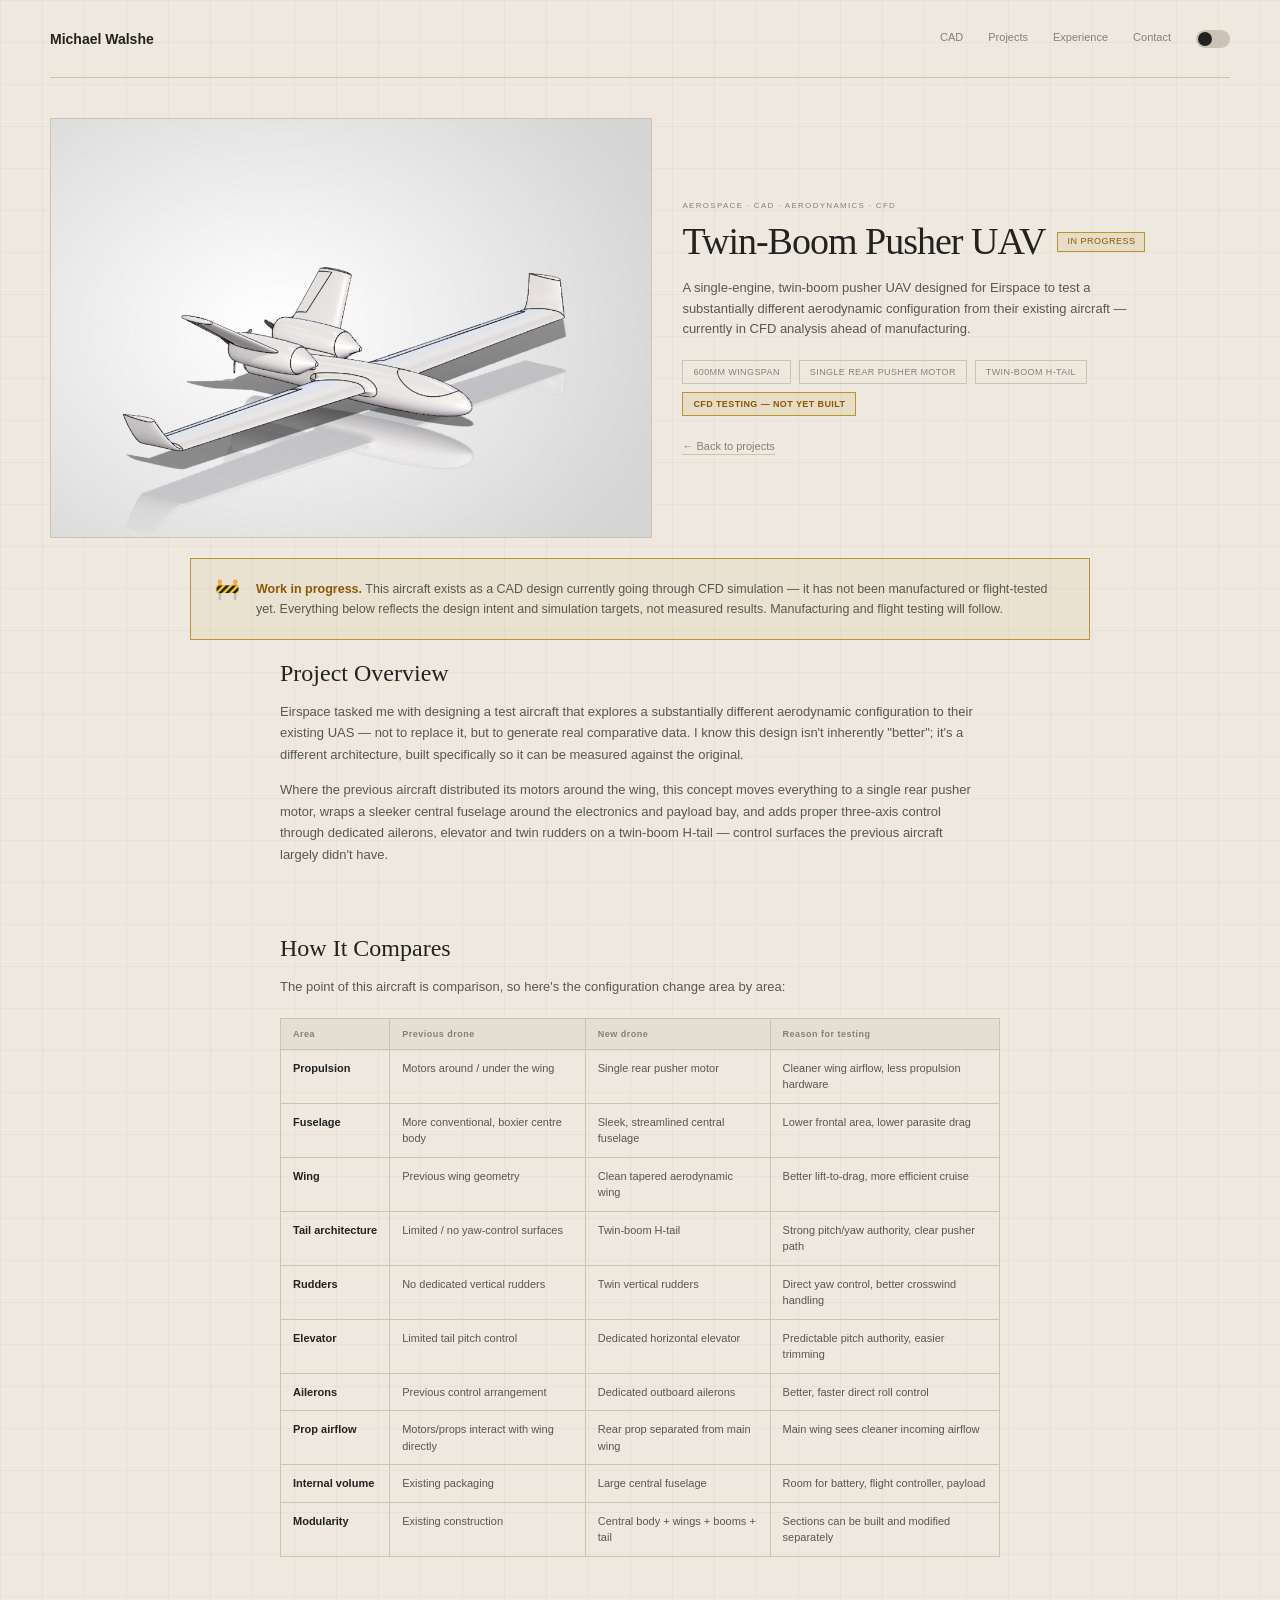
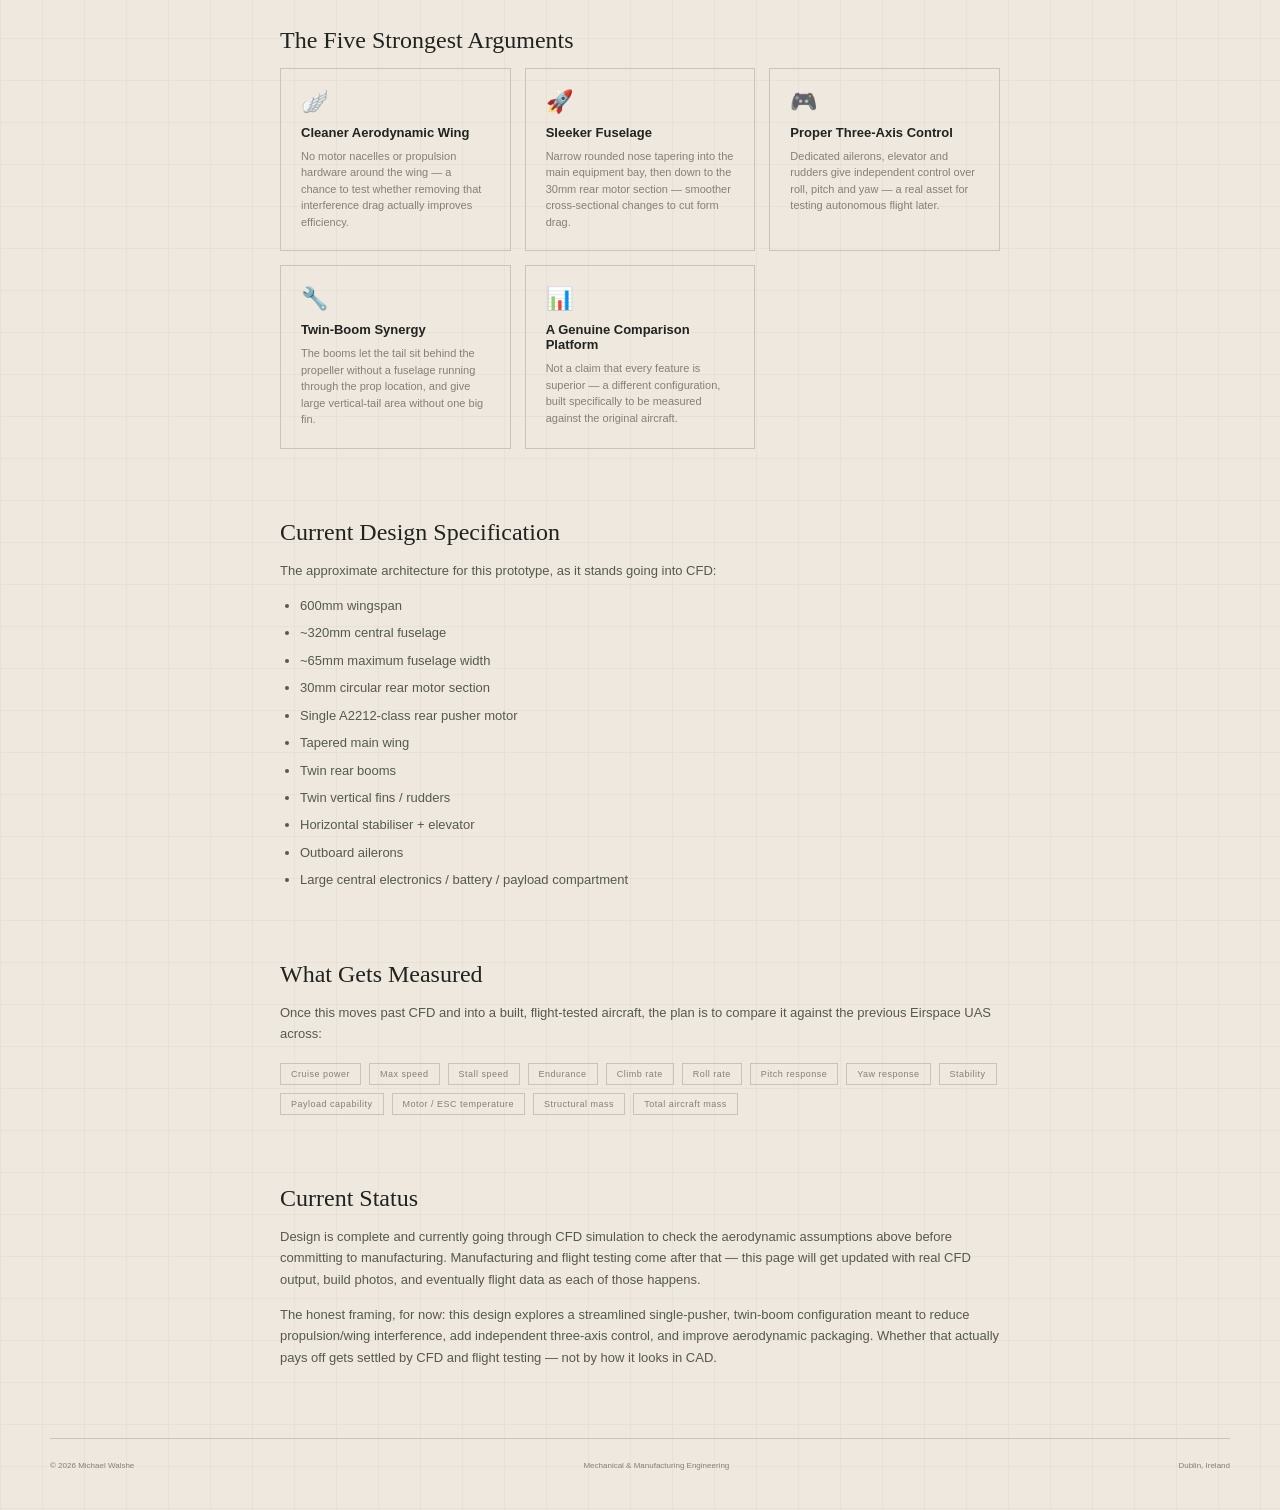
<file: project-drone.html>
<!DOCTYPE html>
<html lang="en">

<head>
    <meta charset="UTF-8">
    <meta name="viewport" content="width=device-width, initial-scale=1.0">

    <title>Michael Walshe — Twin-Boom Pusher UAV</title>

    <link rel="stylesheet" href="style.css">
</head>


<body>

<header class="topbar">

    <a href="index.html" class="brand">
        Michael Walshe
    </a>

    <nav>
        <a href="cad.html" class="magnetic">CAD</a>
        <a href="projects.html" class="magnetic">Projects</a>
        <a href="experience.html" class="magnetic">Experience</a>
        <a href="index.html#contact" class="magnetic">Contact</a>

        <button
            class="theme-toggle"
            id="themeToggle"
            aria-label="Toggle dark mode"
        >
            <span class="toggle-track">
                <span class="toggle-thumb"></span>
            </span>
        </button>
    </nav>

</header>


<main>


<!-- ==================================================
     HERO
================================================== -->

<section class="project-hero reveal">

    <div class="project-hero-visual">
        <img src="images/drone.png" alt="Single-engine twin-boom pusher UAV, early CAD concept">
    </div>

    <div class="project-hero-info">

        <span class="eyebrow">
            AEROSPACE · CAD · AERODYNAMICS · CFD
        </span>

        <h1>
            Twin-Boom Pusher UAV
            <span class="wip-tag">IN PROGRESS</span>
        </h1>

        <p>
            A single-engine, twin-boom pusher UAV designed for
            Eirspace to test a substantially different aerodynamic
            configuration from their existing aircraft — currently
            in CFD analysis ahead of manufacturing.
        </p>

        <div class="stat-row">
            <span>600MM WINGSPAN</span>
            <span>SINGLE REAR PUSHER MOTOR</span>
            <span>TWIN-BOOM H-TAIL</span>
            <span class="stat-wip">CFD TESTING — NOT YET BUILT</span>
        </div>

        <a href="projects.html" class="back-link">
            ← Back to projects
        </a>

    </div>

</section>


<!-- ==================================================
     STATUS BANNER
================================================== -->

<section class="status-banner reveal">

    <span class="status-icon">🚧</span>

    <p>
        <strong>Work in progress.</strong>
        This aircraft exists as a CAD design currently going
        through CFD simulation — it has not been manufactured or
        flight-tested yet. Everything below reflects the design
        intent and simulation targets, not measured results.
        Manufacturing and flight testing will follow.
    </p>

</section>


<!-- ==================================================
     OVERVIEW
================================================== -->

<section class="project-body reveal">

    <h2>Project Overview</h2>

    <div class="overview-row">

        <p>
            Eirspace tasked me with designing a test aircraft that
            explores a substantially different aerodynamic
            configuration to their existing UAS — not to replace
            it, but to generate real comparative data. I know this
            design isn't inherently "better"; it's a different
            architecture, built specifically so it can be measured
            against the original.
        </p>

        <p>
            Where the previous aircraft distributed its motors
            around the wing, this concept moves everything to a
            single rear pusher motor, wraps a sleeker central
            fuselage around the electronics and payload bay, and
            adds proper three-axis control through dedicated
            ailerons, elevator and twin rudders on a twin-boom
            H-tail — control surfaces the previous aircraft
            largely didn't have.
        </p>

    </div>

</section>


<!-- ==================================================
     COMPARISON TABLE
================================================== -->

<section class="project-body reveal">

    <h2>How It Compares</h2>

    <p>
        The point of this aircraft is comparison, so here's the
        configuration change area by area:
    </p>

    <div class="compare-table-wrap">
        <table class="compare-table">

            <thead>
                <tr>
                    <th>Area</th>
                    <th>Previous drone</th>
                    <th>New drone</th>
                    <th>Reason for testing</th>
                </tr>
            </thead>

            <tbody>

                <tr>
                    <td>Propulsion</td>
                    <td>Motors around / under the wing</td>
                    <td>Single rear pusher motor</td>
                    <td>Cleaner wing airflow, less propulsion hardware</td>
                </tr>

                <tr>
                    <td>Fuselage</td>
                    <td>More conventional, boxier centre body</td>
                    <td>Sleek, streamlined central fuselage</td>
                    <td>Lower frontal area, lower parasite drag</td>
                </tr>

                <tr>
                    <td>Wing</td>
                    <td>Previous wing geometry</td>
                    <td>Clean tapered aerodynamic wing</td>
                    <td>Better lift-to-drag, more efficient cruise</td>
                </tr>

                <tr>
                    <td>Tail architecture</td>
                    <td>Limited / no yaw-control surfaces</td>
                    <td>Twin-boom H-tail</td>
                    <td>Strong pitch/yaw authority, clear pusher path</td>
                </tr>

                <tr>
                    <td>Rudders</td>
                    <td>No dedicated vertical rudders</td>
                    <td>Twin vertical rudders</td>
                    <td>Direct yaw control, better crosswind handling</td>
                </tr>

                <tr>
                    <td>Elevator</td>
                    <td>Limited tail pitch control</td>
                    <td>Dedicated horizontal elevator</td>
                    <td>Predictable pitch authority, easier trimming</td>
                </tr>

                <tr>
                    <td>Ailerons</td>
                    <td>Previous control arrangement</td>
                    <td>Dedicated outboard ailerons</td>
                    <td>Better, faster direct roll control</td>
                </tr>

                <tr>
                    <td>Prop airflow</td>
                    <td>Motors/props interact with wing directly</td>
                    <td>Rear prop separated from main wing</td>
                    <td>Main wing sees cleaner incoming airflow</td>
                </tr>

                <tr>
                    <td>Internal volume</td>
                    <td>Existing packaging</td>
                    <td>Large central fuselage</td>
                    <td>Room for battery, flight controller, payload</td>
                </tr>

                <tr>
                    <td>Modularity</td>
                    <td>Existing construction</td>
                    <td>Central body + wings + booms + tail</td>
                    <td>Sections can be built and modified separately</td>
                </tr>

            </tbody>

        </table>
    </div>

</section>


<!-- ==================================================
     FIVE STRONGEST ADVANTAGES
================================================== -->

<section class="project-body reveal">

    <h2>The Five Strongest Arguments</h2>

    <div class="highlight-grid highlight-grid-5">

        <div class="highlight-card">
            <span class="highlight-icon">🪽</span>
            <h3>Cleaner Aerodynamic Wing</h3>
            <p>No motor nacelles or propulsion hardware around the wing — a chance to test whether removing that interference drag actually improves efficiency.</p>
        </div>

        <div class="highlight-card">
            <span class="highlight-icon">🚀</span>
            <h3>Sleeker Fuselage</h3>
            <p>Narrow rounded nose tapering into the main equipment bay, then down to the 30mm rear motor section — smoother cross-sectional changes to cut form drag.</p>
        </div>

        <div class="highlight-card">
            <span class="highlight-icon">🎮</span>
            <h3>Proper Three-Axis Control</h3>
            <p>Dedicated ailerons, elevator and rudders give independent control over roll, pitch and yaw — a real asset for testing autonomous flight later.</p>
        </div>

        <div class="highlight-card">
            <span class="highlight-icon">🔧</span>
            <h3>Twin-Boom Synergy</h3>
            <p>The booms let the tail sit behind the propeller without a fuselage running through the prop location, and give large vertical-tail area without one big fin.</p>
        </div>

        <div class="highlight-card">
            <span class="highlight-icon">📊</span>
            <h3>A Genuine Comparison Platform</h3>
            <p>Not a claim that every feature is superior — a different configuration, built specifically to be measured against the original aircraft.</p>
        </div>

    </div>

</section>


<!-- ==================================================
     DESIGN SPEC
================================================== -->

<section class="project-body reveal">

    <h2>Current Design Specification</h2>

    <p>
        The approximate architecture for this prototype, as it
        stands going into CFD:
    </p>

    <ul>
        <li>600mm wingspan</li>
        <li>~320mm central fuselage</li>
        <li>~65mm maximum fuselage width</li>
        <li>30mm circular rear motor section</li>
        <li>Single A2212-class rear pusher motor</li>
        <li>Tapered main wing</li>
        <li>Twin rear booms</li>
        <li>Twin vertical fins / rudders</li>
        <li>Horizontal stabiliser + elevator</li>
        <li>Outboard ailerons</li>
        <li>Large central electronics / battery / payload compartment</li>
    </ul>

</section>


<!-- ==================================================
     TESTING PLAN
================================================== -->

<section class="project-body reveal">

    <h2>What Gets Measured</h2>

    <p>
        Once this moves past CFD and into a built, flight-tested
        aircraft, the plan is to compare it against the previous
        Eirspace UAS across:
    </p>

    <div class="project-tags">
        <span>Cruise power</span>
        <span>Max speed</span>
        <span>Stall speed</span>
        <span>Endurance</span>
        <span>Climb rate</span>
        <span>Roll rate</span>
        <span>Pitch response</span>
        <span>Yaw response</span>
        <span>Stability</span>
        <span>Payload capability</span>
        <span>Motor / ESC temperature</span>
        <span>Structural mass</span>
        <span>Total aircraft mass</span>
    </div>

</section>


<!-- ==================================================
     CURRENT STATUS
================================================== -->

<section class="project-body reveal">

    <h2>Current Status</h2>

    <p>
        Design is complete and currently going through CFD
        simulation to check the aerodynamic assumptions above
        before committing to manufacturing. Manufacturing and
        flight testing come after that — this page will get
        updated with real CFD output, build photos, and eventually
        flight data as each of those happens.
    </p>

    <p>
        The honest framing, for now: this design explores a
        streamlined single-pusher, twin-boom configuration meant
        to reduce propulsion/wing interference, add independent
        three-axis control, and improve aerodynamic packaging.
        Whether that actually pays off gets settled by CFD and
        flight testing — not by how it looks in CAD.
    </p>

</section>


</main>


<footer>

    <span>
        © 2026 Michael Walshe
    </span>

    <span>
        Mechanical & Manufacturing Engineering
    </span>

    <span>
        Dublin, Ireland
    </span>

</footer>


<script>

    document.querySelectorAll('.magnetic').forEach(function (el) {

        el.addEventListener('mousemove', function (e) {

            const rect = el.getBoundingClientRect();
            const x = e.clientX - rect.left - rect.width / 2;
            const y = e.clientY - rect.top - rect.height / 2;

            el.style.transform =
                'translate(' + (x * 0.25) + 'px,' + (y * 0.35) + 'px)';

        });

        el.addEventListener('mouseleave', function () {
            el.style.transform = '';
        });

    });


    const revealItems = document.querySelectorAll('.reveal');

    const revealObserver = new IntersectionObserver(function (entries) {

        entries.forEach(function (entry) {
            if (entry.isIntersecting) {
                entry.target.classList.add('is-visible');
                revealObserver.unobserve(entry.target);
            }
        });

    }, { threshold: 0.1 });

    revealItems.forEach(function (item) {
        revealObserver.observe(item);
    });


    const themeToggle = document.getElementById('themeToggle');
    const root = document.documentElement;

    if (localStorage.getItem('theme') === 'dark') {
        root.setAttribute('data-theme', 'dark');
    }

    themeToggle.addEventListener('click', function () {

        const isDark = root.getAttribute('data-theme') === 'dark';

        if (isDark) {
            root.removeAttribute('data-theme');
            localStorage.setItem('theme', 'light');
        } else {
            root.setAttribute('data-theme', 'dark');
            localStorage.setItem('theme', 'dark');
        }

    });

</script>


</body>

</html>
</file>
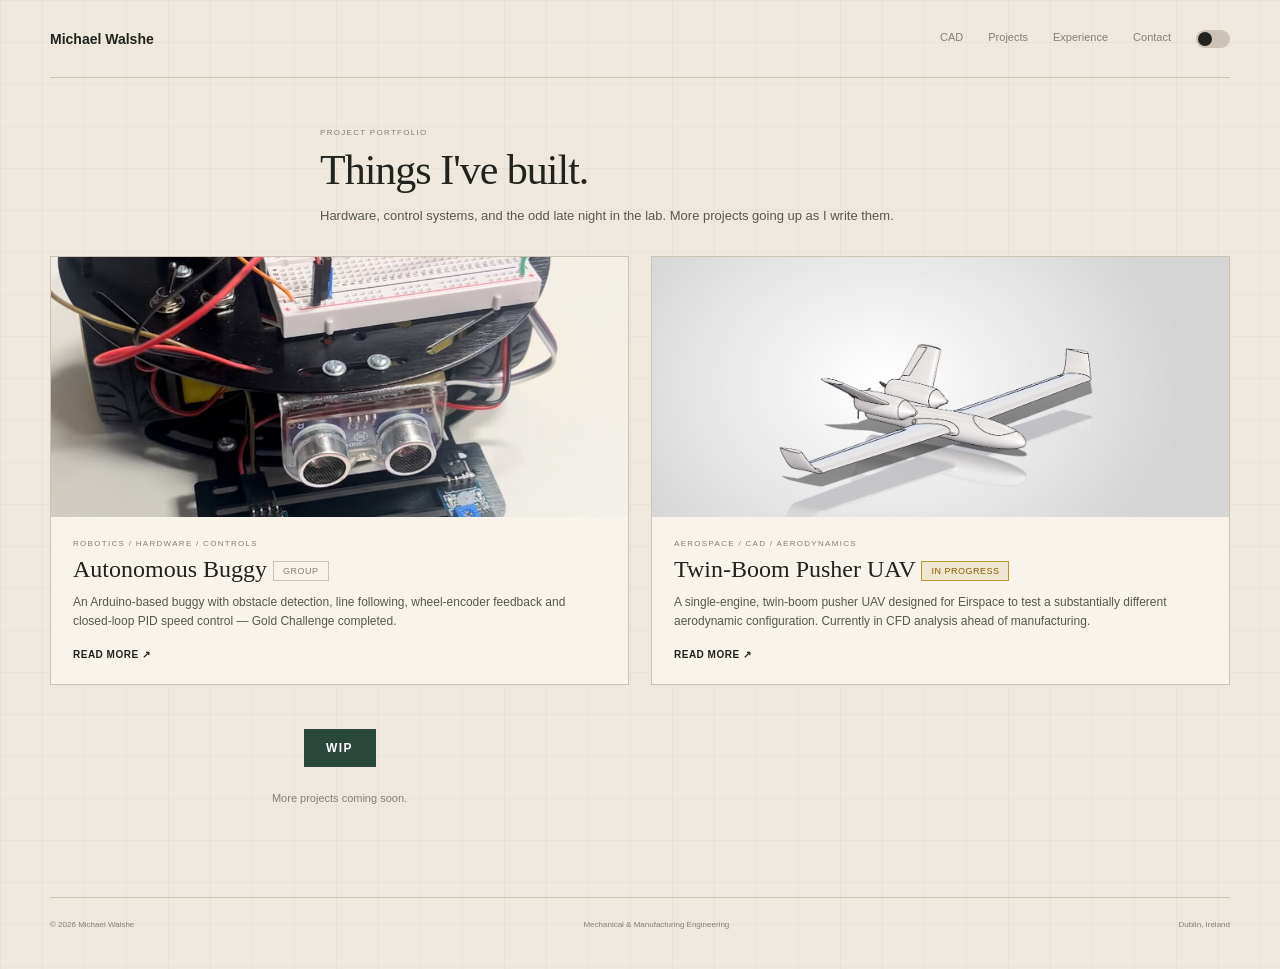
<file: projects.html>
<!DOCTYPE html>
<html lang="en">

<head>
    <meta charset="UTF-8">
    <meta name="viewport" content="width=device-width, initial-scale=1.0">

    <title>Michael Walshe — Project Portfolio</title>

    <link rel="stylesheet" href="style.css">
</head>


<body>

<header class="topbar">

    <a href="index.html" class="brand">
        Michael Walshe
    </a>

    <nav>
        <a href="cad.html" class="magnetic">CAD</a>
        <a href="projects.html" class="magnetic">Projects</a>
        <a href="experience.html" class="magnetic">Experience</a>
        <a href="index.html#contact" class="magnetic">Contact</a>

        <button
            class="theme-toggle"
            id="themeToggle"
            aria-label="Toggle dark mode"
        >
            <span class="toggle-track">
                <span class="toggle-thumb"></span>
            </span>
        </button>
    </nav>

</header>


<main>

    <section class="gallery-intro reveal">

        <span class="eyebrow">
            PROJECT PORTFOLIO
        </span>

        <h1>
            Things I've built.
        </h1>

        <p>
            Hardware, control systems, and the odd late night
            in the lab. More projects going up as I write them.
        </p>

    </section>


    <section class="project-list reveal">

        <a href="project-buggy.html" class="box project-card tilt-card">

            <div class="project-card-visual">

                <img src="images/buggy.jpg" alt="Autonomous buggy">

            </div>

            <div class="project-card-info">

                <span class="eyebrow">
                    ROBOTICS / HARDWARE / CONTROLS
                </span>

                <h2>
                    Autonomous Buggy
                    <span class="group-tag">GROUP</span>
                </h2>

                <p>
                    An Arduino-based buggy with obstacle detection,
                    line following, wheel-encoder feedback and
                    closed-loop PID speed control — Gold Challenge
                    completed.
                </p>

                <strong>
                    READ MORE ↗
                </strong>

            </div>

        </a>


        <a href="project-drone.html" class="box project-card tilt-card">

            <div class="project-card-visual">

                <img src="images/drone.png" alt="Single-engine twin-boom pusher UAV concept">

            </div>

            <div class="project-card-info">

                <span class="eyebrow">
                    AEROSPACE / CAD / AERODYNAMICS
                </span>

                <h2>
                    Twin-Boom Pusher UAV
                    <span class="wip-tag">IN PROGRESS</span>
                </h2>

                <p>
                    A single-engine, twin-boom pusher UAV designed
                    for Eirspace to test a substantially different
                    aerodynamic configuration. Currently in CFD
                    analysis ahead of manufacturing.
                </p>

                <strong>
                    READ MORE ↗
                </strong>

            </div>

        </a>


        <div class="project-card project-card-wip">

            <span class="wip">
                WIP
            </span>

            <p>
                More projects coming soon.
            </p>

        </div>

    </section>

</main>


<footer>

    <span>
        © 2026 Michael Walshe
    </span>

    <span>
        Mechanical & Manufacturing Engineering
    </span>

    <span>
        Dublin, Ireland
    </span>

</footer>


<script>

    document.querySelectorAll('.magnetic').forEach(function (el) {

        el.addEventListener('mousemove', function (e) {

            const rect = el.getBoundingClientRect();
            const x = e.clientX - rect.left - rect.width / 2;
            const y = e.clientY - rect.top - rect.height / 2;

            el.style.transform =
                'translate(' + (x * 0.25) + 'px,' + (y * 0.35) + 'px)';

        });

        el.addEventListener('mouseleave', function () {
            el.style.transform = '';
        });

    });


    const revealItems = document.querySelectorAll('.reveal');

    const revealObserver = new IntersectionObserver(function (entries) {

        entries.forEach(function (entry) {
            if (entry.isIntersecting) {
                entry.target.classList.add('is-visible');
                revealObserver.unobserve(entry.target);
            }
        });

    }, { threshold: 0.1 });

    revealItems.forEach(function (item) {
        revealObserver.observe(item);
    });


    const themeToggle = document.getElementById('themeToggle');
    const root = document.documentElement;

    if (localStorage.getItem('theme') === 'dark') {
        root.setAttribute('data-theme', 'dark');
    }

    themeToggle.addEventListener('click', function () {

        const isDark = root.getAttribute('data-theme') === 'dark';

        if (isDark) {
            root.removeAttribute('data-theme');
            localStorage.setItem('theme', 'light');
        } else {
            root.setAttribute('data-theme', 'dark');
            localStorage.setItem('theme', 'dark');
        }

    });

</script>


</body>

</html>
</file>
<file: style.css>
/* =====================================================
   MICHAEL WALSHE
===================================================== */


:root {

    --background: #eee8de;

    --paper: #f8f3eb;

    --paper2: #e5ded2;

    --ink: #20231f;

    --text: #56594f;

    --muted: #858078;

    --line: #ccc3b6;

    --green: #29483b;

    --green2: #3d6251;

    --navy: #273f50;

    --grid-line: rgba(32, 35, 31, 0.035);

}


:root[data-theme="dark"] {

    --background: #14171c;

    --paper: #1b1f26;

    --paper2: #242932;

    --ink: #eef0ee;

    --text: #b7bcc4;

    --muted: #7d838d;

    --line: #333944;

    --green: #2f5544;

    --green2: #47795f;

    --navy: #2f4b68;

    --grid-line: rgba(255, 255, 255, 0.035);

}



/* =====================================================
   RESET
===================================================== */


* {

    box-sizing: border-box;

}


html {

    scroll-behavior: smooth;

}


body {

    margin: 0;

    background:
        var(--background);

    background-image:
        linear-gradient(var(--grid-line) 1px, transparent 1px),
        linear-gradient(90deg, var(--grid-line) 1px, transparent 1px);

    background-size: 42px 42px;

    color:
        var(--ink);

    font-family:
        -apple-system,
        BlinkMacSystemFont,
        "Segoe UI",
        Arial,
        sans-serif;

    transition:
        background-color .3s ease,
        color .3s ease;

}


img {

    display: block;

    width: 100%;

}


a {

    color: inherit;

    text-decoration: none;

}



/* =====================================================
   CURSOR COORDINATE READOUT
===================================================== */


.cursor-readout {

    position: fixed;

    top: 0;

    left: 0;

    z-index: 999;

    pointer-events: none;

    font-family:
        'Courier New',
        monospace;

    font-size: 9px;

    letter-spacing: .5px;

    color:
        var(--muted);

    background:
        var(--paper);

    border:
        1px solid var(--line);

    padding: 3px 6px;

    opacity: 0;

    transition: opacity .2s ease;

}


@media (hover: none), (pointer: coarse) {

    .cursor-readout {

        display: none;

    }

}



/* =====================================================
   WIDTH
===================================================== */


.topbar,
main,
footer {

    width:
        min(
            1180px,
            calc(100% - 46px)
        );

    margin-left: auto;

    margin-right: auto;

}



/* =====================================================
   NAV
===================================================== */


.topbar {

    height: 78px;

    display: flex;

    align-items: center;

    justify-content:
        space-between;

    border-bottom:
        1px solid var(--line);

}


.brand {

    font-size: 14px;

    font-weight: 700;

}


nav {

    display: flex;

    align-items: center;

    gap: 25px;

}


nav a {

    position: relative;

    display: inline-block;

    color:
        var(--muted);

    font-size: 11px;

    padding-bottom: 4px;

    transition: transform .15s ease-out, color .2s ease;

}


nav a::after {

    content: '';

    position: absolute;

    left: 0;

    bottom: 0;

    width: 0;

    height: 1px;

    background:
        var(--ink);

    transition:
        width .25s ease;

}


nav a:hover {

    color:
        var(--ink);

}


nav a:hover::after {

    width: 100%;

}



/* THEME TOGGLE — mechanical rocker switch */


.theme-toggle {

    background: none;

    border: none;

    padding: 0;

    cursor: pointer;

}


.toggle-track {

    display: block;

    width: 34px;

    height: 18px;

    border-radius: 9px;

    background:
        var(--line);

    position: relative;

    transition: background .25s ease;

}


.toggle-thumb {

    position: absolute;

    top: 2px;

    left: 2px;

    width: 14px;

    height: 14px;

    border-radius: 50%;

    background:
        var(--ink);

    transition: transform .25s ease, background .25s ease;

}


:root[data-theme="dark"] .toggle-track {

    background:
        var(--green2);

}


:root[data-theme="dark"] .toggle-thumb {

    transform: translateX(16px);

    background:
        #f2f2f0;

}



/* =====================================================
   SCROLL REVEAL
===================================================== */


.reveal {

    opacity: 0;

    transform: translateY(28px);

    transition:
        opacity .7s ease,
        transform .7s ease;

}


.reveal.is-visible {

    opacity: 1;

    transform: translateY(0);

}



/* =====================================================
   THIS IS THE IMPORTANT PART:
   EVERY ROW IS EXACTLY 2 COLUMNS
===================================================== */


.row {

    display: grid;

    grid-template-columns:
        minmax(0, 1fr)
        minmax(0, 1fr);

    gap: 22px;

    margin-top: 22px;

}



/* =====================================================
   ALL BOXES
===================================================== */


.box {

    position: relative;

    min-width: 0;

    overflow: hidden;

    background:
        var(--paper);

    border:
        1px solid var(--line);

    transition:
        transform .22s ease,
        box-shadow .22s ease,
        border-color .22s ease,
        background-color .3s ease;

}


.box:hover {

    transform:
        translateY(-4px);

    border-color:
        #a89e8f;

    box-shadow:
        0 15px 38px
        rgba(45,38,28,.08);

}


.tilt-card {

    position: relative;

    transition:
        transform .15s ease-out,
        box-shadow .22s ease,
        border-color .22s ease;

    will-change: transform;

}


.tilt-card::before {

    content: '';

    position: absolute;

    inset: 0;

    z-index: 3;

    pointer-events: none;

    opacity: 0;

    background:
        radial-gradient(
            circle at var(--mx, 50%) var(--my, 50%),
            rgba(255,255,255,.35),
            transparent 55%
        );

    mix-blend-mode: overlay;

    transition: opacity .3s ease;

}


.tilt-card:hover::before {

    opacity: 1;

}



/* =====================================================
   ROW 1
===================================================== */


.intro-box,
.current-box {

    min-height: 400px;

    padding: 28px;

}


.intro-box::before,
.intro-box::after {

    content: '+';

    position: absolute;

    color:
        var(--muted);

    font-size: 10px;

    opacity: .5;

    pointer-events: none;

}


.intro-box::before {

    top: 8px;

    left: 8px;

}


.intro-box::after {

    bottom: 8px;

    right: 8px;

}



/* PROFILE */


.intro-top {

    display: flex;

    align-items: center;

    gap: 23px;

}


.profile {

    width: 105px;

    height: 125px;

    object-fit: cover;

}


.eyebrow {

    display: block;

    color:
        var(--muted);

    font-size: 8px;

    letter-spacing: 1.3px;

}


.intro-top h1 {

    margin:
        9px 0 7px;

    font-family:
        Georgia,
        serif;

    font-size: 49px;

    line-height: .82;

    letter-spacing: -3px;

    font-weight: 400;

}


.college {

    margin: 0;

    color:
        var(--green);

    text-transform:
        uppercase;

    font-size: 8px;

    letter-spacing: 1.7px;

}


.intro-copy {

    margin-top:
        30px;

    max-width:
        470px;

}


.intro-copy p {

    margin:
        8px 0;

    color:
        var(--text);

    font-size: 13px;

    line-height: 1.55;

}


.small-links {

    display: flex;

    gap: 19px;

    margin-top:
        27px;

}


.small-links a {

    font-size: 10px;

    border-bottom:
        1px solid var(--ink);

}



/* CURRENT */


.current-box {

    background:
        var(--green);

    color: white;

}


.box-top {

    display: flex;

    justify-content:
        space-between;

    align-items:
        center;

}


.current-box
.eyebrow {

    color:
        #b9cac2;

}


.green-dot {

    width: 7px;

    height: 7px;

    border-radius: 50%;

    background:
        #a6d2af;

    animation:
        pulse 2s ease-in-out infinite;

}


@keyframes pulse {

    0%, 100% {

        opacity: 1;

        box-shadow:
            0 0 0 0 rgba(166,210,175,.5);

    }

    50% {

        opacity: .6;

        box-shadow:
            0 0 0 4px rgba(166,210,175,0);

    }

}


.current-main {

    margin-top:
        47px;

}


.current-small {

    margin:
        0 0 9px;

    color:
        #9fb6ac;

    font-size: 8px;

    letter-spacing: 1px;

}


.current-main h2 {

    max-width:
        440px;

    margin:
        0;

    font-family:
        Georgia,
        serif;

    font-weight: 400;

    font-size: 38px;

    line-height: 1;

}


.current-line {

    height: 1px;

    margin:
        34px 0 24px;

    background:
        rgba(255,255,255,.2);

}


.current-link {

    display: flex;

    justify-content:
        space-between;

    align-items:
        center;

    padding:
        13px 0;

    border-top:
        1px solid
        rgba(255,255,255,.18);

    font-size: 11px;

}


.current-link span {

    color:
        #b8c8c1;

    font-size:
        8px;

}



/* =====================================================
   PORTFOLIO
===================================================== */


.portfolio-box {

    height: 500px;

}


.portfolio-top {

    height: 70px;

    padding:
        0 20px;

    display: flex;

    align-items: center;

    justify-content:
        space-between;

    border-bottom:
        1px solid var(--line);

}


.portfolio-top h2 {

    margin: 0;

    font-size: 16px;

}


.wip {

    display: flex;

    align-items: center;

    justify-content: center;

    width: 72px;

    height: 38px;

    background:
        var(--green);

    color:
        white;

    font-size: 12px;

    font-weight: 800;

    letter-spacing: 1.5px;

}


.portfolio-visual {

    height: 378px;

    overflow: hidden;

}


.portfolio-visual img {

    width: 100%;

    height: 100%;

    object-fit: cover;

    transition:
        transform .35s ease;

}


.portfolio-box:hover
.portfolio-visual img {

    transform:
        scale(1.025);

}


.cad-visual {

    padding:
        17px;

    background:
        #ecebe7;

}


.cad-visual img {

    object-fit: contain;

}


.buggy-visual {

    padding:
        14px;

    background:
        #ecebe7;

}


.buggy-visual img {

    object-fit: contain;

}


.portfolio-bottom {

    height: 51px;

    padding:
        0 20px;

    display: flex;

    align-items: center;

    justify-content:
        space-between;

    color:
        var(--muted);

    font-size: 8px;

}


.portfolio-bottom strong {

    color:
        var(--ink);

}



/* =====================================================
   EXPERIENCE
===================================================== */


.experience-box {

    min-height: 590px;

    padding:
        0 12px 12px;

    background:
        var(--green);

}


.experience-header {

    height: 80px;

    margin:
        0 -12px 12px;

    padding:
        0 20px;

    display: flex;

    align-items: center;

    justify-content:
        space-between;

    border-bottom:
        1px solid
        rgba(255,255,255,.18);

}


.experience-header h2 {

    margin:
        4px 0 0;

    color:
        white;

    font-size: 17px;

}


.experience-eyebrow {

    color:
        #a9bdb4;

}


.experience-header > a {

    color:
        #d5dfda;

    font-size: 9px;

}



/* COMPANY PREVIEWS */


.company-grid {

    display: grid;

    grid-template-columns:
        1fr 1fr;

    gap: 10px;

}


.company-card {

    position: relative;

    height: 237px;

    overflow: hidden;

    background:
        var(--badge-color, #d9d8d2);

}


.company-card > img {

    position: absolute;

    inset: 0;

    width: 100%;

    height: 100%;

    object-fit: cover;

    transition:
        transform .3s ease;

}


.company-card:hover > img {

    transform:
        scale(1.04);

}


.company-logo {

    object-fit: contain !important;

    padding: 28px;

}


.company-overlay {

    position: absolute;

    inset: 0;

    background:

        linear-gradient(
            to top,
            rgba(10,14,11,.94),
            rgba(10,14,11,.5) 35%,
            rgba(10,14,11,.05) 72%
        );

}


.company-info {

    position: absolute;

    left: 14px;

    right: 14px;

    bottom: 13px;

    color: white;

}


.company-info > span {

    font-size: 6px;

    letter-spacing: 1px;

    color:
        #d0d8d3;

}


.company-info h3 {

    margin:
        4px 0;

    font-family:
        Georgia,
        serif;

    font-size: 21px;

    font-weight: 400;

}


.company-info p {

    max-width:
        220px;

    margin:
        0 0 7px;

    color:
        #d9dfdb;

    font-size: 7.5px;

    line-height: 1.4;

}


.company-info strong {

    font-size: 7.5px;

    font-weight: 500;

}



/* =====================================================
   MANUFACTURING
===================================================== */


.manufacturing-box {

    min-height:
        590px;

    padding:
        27px;

}


.manufacturing-title {

    margin-top:
        55px;

}


.manufacturing-title > span {

    color:
        var(--green);

    font-size:
        9px;

    letter-spacing:
        2px;

}


.manufacturing-title h2 {

    max-width:
        460px;

    margin:
        10px 0 25px;

    font-family:
        Georgia,
        serif;

    font-size:
        45px;

    line-height:
        .98;

    letter-spacing:
        -2px;

    font-weight:
        400;

}


.manufacturing-description {

    max-width:
        450px;

    color:
        var(--text);

    font-size:
        11px;

    line-height:
        1.55;

}


.sectors {

    margin-top:
        38px;

}


.sectors > div {

    display: grid;

    grid-template-columns:
        28px 130px 1fr;

    gap:
        12px;

    padding:
        13px 0;

    border-top:
        1px solid var(--line);

    transition: padding-left .2s ease;

}


.sectors > div:hover {

    padding-left: 6px;

}


.sectors span {

    color:
        var(--muted);

    font-size:
        7px;

}


.sectors h3 {

    margin: 0;

    font-size:
        10px;

}


.sectors p {

    margin: 0;

    color:
        var(--muted);

    font-size:
        8px;

    line-height: 1.4;

}



/* =====================================================
   PERSONAL
===================================================== */


.life-box {

    height: 430px;

    padding:
        14px;

}


.life-images {

    height: 315px;

    display: grid;

    grid-template-columns:
        1.45fr .55fr;

    gap:
        10px;

}


.life-images img {

    width: 100%;

    height: 100%;

    object-fit: cover;

}


.life-main {

    overflow: hidden;

}


.life-secondary {

    display: grid;

    grid-template-rows:
        1fr 1fr;

    gap: 10px;

    overflow: hidden;

}


.life-secondary img {

    height: 100%;

}


.life-bottom {

    height: 86px;

    padding:
        13px 5px 0;

    display: flex;

    align-items:
        flex-start;

    justify-content:
        space-between;

}


.life-bottom h2 {

    margin:
        6px 0 0;

    font-family:
        Georgia,
        serif;

    font-size:
        24px;

    font-weight: 400;

}



/* =====================================================
   CONTACT
===================================================== */


.contact-box {

    height:
        430px;

    padding:
        27px;

    background:
        var(--navy);

    color:
        white;

}


.contact-eyebrow {

    color:
        #b2bec5;

}


.contact-box h2 {

    max-width:
        455px;

    margin:
        44px 0 36px;

    font-family:
        Georgia,
        serif;

    font-size:
        39px;

    line-height:
        1.03;

    font-weight:
        400;

}


.contact-links {

    border-top:
        1px solid
        rgba(255,255,255,.25);

}


.contact-links a {

    display: grid;

    grid-template-columns:
        70px 1fr 20px;

    gap:
        12px;

    padding:
        13px 0;

    border-bottom:
        1px solid
        rgba(255,255,255,.18);

    transition: padding-left .2s ease;

}


.contact-links a:hover {

    padding-left: 6px;

}


.contact-links span {

    color:
        #b2bec5;

    font-size: 7px;

}


.contact-links strong {

    font-size:
        9px;

    font-weight: 400;

}


.contact-links i {

    font-size:
        9px;

    font-style: normal;

}



/* =====================================================
   FOOTER
===================================================== */


footer {

    display: flex;

    justify-content:
        space-between;

    margin-top:
        22px;

    padding:
        22px 0 40px;

    border-top:
        1px solid var(--line);

    color:
        var(--muted);

    font-size:
        8px;

}



/* =====================================================
   ONLY COLLAPSE ON SMALL SCREENS
===================================================== */


/* =====================================================
   PLACEHOLDER PAGES (cad.html / projects.html)
===================================================== */


.placeholder-wrap {

    min-height: 60vh;

    display: flex;

    align-items: center;

    justify-content: center;

}


.placeholder-box {

    max-width: 480px;

    text-align: center;

    padding: 50px 40px;

    border: 1px solid var(--line);

    background: var(--paper);

}


.placeholder-box h1 {

    margin: 14px 0 10px;

    font-family:
        Georgia,
        serif;

    font-size: 30px;

    line-height: 1.15;

    font-weight: 400;

}


.placeholder-box p {

    margin: 0 0 22px;

    color:
        var(--text);

    font-size: 13px;

}



/* =====================================================
   PROJECT LIST (projects.html)
===================================================== */


.project-list {

    display: grid;

    grid-template-columns:
        1fr 1fr;

    gap: 22px;

    margin: 30px auto 60px;

}


.project-card {

    display: flex;

    flex-direction: column;

}


.project-card-visual {

    height: 260px;

    overflow: hidden;

    background: #ecebe7;

}


.project-card-visual img {

    width: 100%;

    height: 100%;

    object-fit: cover;

    transition: transform .35s ease;

}


.project-card:hover .project-card-visual img {

    transform: scale(1.03);

}


.project-card-info {

    padding: 22px;

}


.project-card-info h2 {

    margin: 8px 0 10px;

    font-family:
        Georgia,
        serif;

    font-size: 24px;

    font-weight: 400;

}


.project-card-info p {

    margin: 0 0 14px;

    color: var(--text);

    font-size: 12px;

    line-height: 1.55;

}


.project-card-info strong {

    font-size: 10px;

    letter-spacing: .5px;

}


.project-card-wip {

    align-items: center;

    justify-content: center;

    gap: 14px;

    color: var(--muted);

    font-size: 11px;

    padding: 22px;

}


@media (max-width: 760px) {

    .project-list {

        grid-template-columns: 1fr;

    }

}



/* =====================================================
   PROJECT DETAIL PAGE (project-buggy.html)
===================================================== */


.project-header {

    max-width: 720px;

    margin: 50px auto 10px;

}


.project-header h1 {

    margin: 12px 0 14px;

    font-family:
        Georgia,
        serif;

    font-size: 42px;

    line-height: 1.02;

    letter-spacing: -1px;

    font-weight: 400;

}


.project-header p {

    margin: 0 0 20px;

    color: var(--text);

    font-size: 13px;

    line-height: 1.6;

    max-width: 600px;

}


.project-gallery {

    display: grid;

    grid-template-columns:
        repeat(3, 1fr);

    gap: 12px;

    margin: 30px auto;

}


.project-gallery .gallery-item {

    height: 260px;

}


.project-body {

    max-width: 720px;

    margin: 20px auto 70px;

}


.project-body h2 {

    margin: 46px 0 14px;

    font-family:
        Georgia,
        serif;

    font-size: 24px;

    font-weight: 400;

    border-top: 1px solid var(--line);

    padding-top: 30px;

}


.project-body h2:first-child {

    margin-top: 0;

    border-top: none;

    padding-top: 0;

}


.project-body p {

    margin: 0 0 14px;

    color: var(--text);

    font-size: 13px;

    line-height: 1.65;

}


.project-body ul {

    margin: 0 0 14px;

    padding-left: 20px;

    color: var(--text);

    font-size: 13px;

    line-height: 1.65;

}


.project-body li {

    margin-bottom: 6px;

}


.project-body code {

    font-family: 'Courier New', monospace;

    font-size: 12px;

    background: var(--paper2);

    padding: 1px 5px;

    border-radius: 2px;

}


.project-body pre {

    background: var(--ink);

    color: #d7ddd8;

    padding: 18px 20px;

    overflow-x: auto;

    font-family: 'Courier New', monospace;

    font-size: 12px;

    line-height: 1.6;

    margin: 0 0 20px;

}


.project-tags {

    display: flex;

    flex-wrap: wrap;

    gap: 8px;

    margin: 18px 0 0;

}


.project-tags span {

    font-size: 9px;

    letter-spacing: .5px;

    color: var(--muted);

    border: 1px solid var(--line);

    padding: 5px 10px;

}


@media (max-width: 760px) {

    .project-gallery {

        grid-template-columns: 1fr 1fr;

    }

    .project-gallery .gallery-item {

        height: 160px;

    }

}



/* =====================================================
   PROJECT HERO
===================================================== */


.project-hero {

    display: grid;

    grid-template-columns:
        1.1fr 1fr;

    gap: 30px;

    margin: 40px auto 20px;

    align-items: center;

}


.project-hero-visual {

    height: 420px;

    overflow: hidden;

    border: 1px solid var(--line);

    background: #ecebe7;

}


.project-hero-visual img {

    width: 100%;

    height: 100%;

    object-fit: cover;

}


.project-hero-info h1 {

    margin: 12px 0 16px;

    font-family:
        Georgia,
        serif;

    font-size: 38px;

    line-height: 1.05;

    letter-spacing: -1px;

    font-weight: 400;

    display: flex;

    align-items: center;

    gap: 12px;

    flex-wrap: wrap;

}


.group-tag {

    font-family:
        -apple-system,
        BlinkMacSystemFont,
        sans-serif;

    font-size: 9px;

    letter-spacing: .5px;

    color: var(--muted);

    border: 1px solid var(--line);

    padding: 4px 9px;

    vertical-align: middle;

}


.wip-tag {

    font-family:
        -apple-system,
        BlinkMacSystemFont,
        sans-serif;

    font-size: 9px;

    letter-spacing: .5px;

    color: #8a5a00;

    border: 1px solid #b8952e;

    background: rgba(184,149,46,.14);

    padding: 4px 9px;

    vertical-align: middle;

}


.project-hero-info p {

    color: var(--text);

    font-size: 13px;

    line-height: 1.6;

    max-width: 480px;

    margin: 0 0 20px;

}


.stat-row {

    display: flex;

    flex-wrap: wrap;

    gap: 8px;

    margin-bottom: 20px;

}


.stat-row span {

    font-size: 9px;

    letter-spacing: .4px;

    color: var(--muted);

    border: 1px solid var(--line);

    padding: 6px 10px;

}


.stat-gold {

    color: var(--ink) !important;

    border-color: #b8952e !important;

    background: rgba(184,149,46,.12);

}


.stat-wip {

    color: #8a5a00 !important;

    border-color: #b8952e !important;

    background: rgba(184,149,46,.14);

    font-weight: 700;

}


@media (max-width: 760px) {

    .project-hero {

        grid-template-columns: 1fr;

    }

    .project-hero-visual {

        height: 280px;

    }

}



/* =====================================================
   PROJECT OVERVIEW / ARCHITECTURE
===================================================== */


.overview-row {

    max-width: 700px;

}


.arch-flow {

    max-width: 480px;

    margin: 24px 0;

    display: flex;

    flex-direction: column;

}


.arch-flow div {

    padding: 12px 16px;

    border: 1px solid var(--line);

    background: var(--paper2);

    font-size: 11px;

    text-align: center;

    position: relative;

}


.arch-flow div:not(:last-child) {

    margin-bottom: 18px;

}


.arch-flow div:not(:last-child)::after {

    content: '↓';

    position: absolute;

    left: 50%;

    bottom: -20px;

    transform: translateX(-50%);

    color: var(--muted);

    font-size: 12px;

}


.fritzing-card {

    max-width: 620px;

    padding: 20px;

    border: 1px solid var(--line);

    background: var(--paper2);

    text-align: center;

}


.fritzing-card img {

    width: 100%;

    max-width: 480px;

    margin: 0 auto;

}


.fritzing-caption {

    display: block;

    margin-top: 14px;

    color: var(--muted);

    font-size: 11px;

    line-height: 1.5;

}



/* =====================================================
   DEVELOPMENT STAGES
===================================================== */


.stage-grid {

    display: grid;

    grid-template-columns:
        repeat(3, 1fr);

    gap: 16px;

}


.stage-card {

    border: 1px solid var(--line);

    background: var(--paper2);

    padding: 20px;

}


.stage-top {

    display: flex;

    justify-content: space-between;

    align-items: center;

    margin-bottom: 14px;

}


.stage-num {

    font-size: 10px;

    color: var(--muted);

    letter-spacing: 1px;

}


.stage-badge {

    font-size: 9px;

    letter-spacing: .5px;

    font-weight: 700;

    padding: 4px 9px;

    color: white;

}


.stage-bronze { background: #a06a3e; }
.stage-silver { background: #8b8f94; }
.stage-gold   { background: #b8952e; }


.stage-card h3 {

    margin: 0 0 10px;

    font-family:
        Georgia,
        serif;

    font-size: 17px;

    font-weight: 400;

}


.stage-card p,
.stage-card ul {

    font-size: 11.5px;

    line-height: 1.55;

    color: var(--text);

}


.stage-card ul {

    margin: 0 0 10px;

    padding-left: 18px;

}


.stage-card li {

    margin-bottom: 5px;

}


@media (max-width: 760px) {

    .stage-grid {

        grid-template-columns: 1fr;

    }

}



/* =====================================================
   ENGINEERING HIGHLIGHTS
===================================================== */


.highlight-grid {

    display: grid;

    grid-template-columns:
        repeat(3, 1fr);

    gap: 14px;

}


.highlight-card {

    border: 1px solid var(--line);

    padding: 20px;

    transition: border-color .2s ease, transform .2s ease;

}


.highlight-card:hover {

    border-color: #a89e8f;

    transform: translateY(-3px);

}


.highlight-icon {

    display: block;

    font-size: 22px;

    margin-bottom: 10px;

}


.highlight-card h3 {

    margin: 0 0 8px;

    font-size: 13px;

    font-weight: 700;

}


.highlight-card p {

    margin: 0;

    color: var(--muted);

    font-size: 11px;

    line-height: 1.5;

}


@media (max-width: 760px) {

    .highlight-grid {

        grid-template-columns: 1fr 1fr;

    }

}


.highlight-grid-5 {

    grid-template-columns:
        repeat(3, 1fr);

}


@media (max-width: 900px) {

    .highlight-grid-5 {

        grid-template-columns: 1fr 1fr;

    }

}



/* =====================================================
   RESULT BANNER
===================================================== */


.result-banner {

    max-width: 1180px;

    margin: 50px auto;

    padding: 50px 40px;

    text-align: center;

    background: var(--green);

    color: white;

}


.result-banner .eyebrow {

    color: #b9cac2;

}


.result-banner h2 {

    margin: 14px 0 16px;

    font-family:
        Georgia,
        serif;

    font-size: 30px;

    font-weight: 400;

}


.result-flow {

    margin: 0;

    color: #d3e0da;

    font-size: 12px;

    letter-spacing: .3px;

}



/* =====================================================
   STATUS BANNER (in-progress notice)
===================================================== */


.status-banner {

    max-width: 900px;

    margin: 0 auto 10px;

    display: flex;

    align-items: flex-start;

    gap: 16px;

    padding: 20px 24px;

    border: 1px solid #b8952e;

    background: rgba(184,149,46,.08);

}


.status-icon {

    font-size: 20px;

    line-height: 1;

}


.status-banner p {

    margin: 0;

    color: var(--text);

    font-size: 12.5px;

    line-height: 1.6;

}


.status-banner strong {

    color: #8a5a00;

}



/* =====================================================
   COMPARISON TABLE
===================================================== */


.compare-table-wrap {

    overflow-x: auto;

    margin: 20px 0;

}


.compare-table {

    width: 100%;

    border-collapse: collapse;

    font-size: 11px;

}


.compare-table th,
.compare-table td {

    text-align: left;

    padding: 10px 12px;

    border: 1px solid var(--line);

    vertical-align: top;

}


.compare-table th {

    background: var(--paper2);

    font-size: 9px;

    letter-spacing: .5px;

    color: var(--muted);

    white-space: nowrap;

}


.compare-table td {

    color: var(--text);

    line-height: 1.5;

}


.compare-table td:first-child {

    font-weight: 700;

    color: var(--ink);

    white-space: nowrap;

}



/* =====================================================
   GALLERY PAGE
===================================================== */


.gallery-intro {

    max-width: 640px;

    margin: 50px auto 10px;

}


.gallery-intro h1 {

    margin: 12px 0 14px;

    font-family:
        Georgia,
        serif;

    font-size: 42px;

    line-height: 1.02;

    letter-spacing: -1px;

    font-weight: 400;

}


.gallery-intro p {

    margin: 0 0 20px;

    color:
        var(--text);

    font-size: 13px;

    line-height: 1.55;

}


.back-link {

    display: inline-block;

    font-size: 11px;

    color:
        var(--muted);

    border-bottom:
        1px solid var(--line);

    padding-bottom: 2px;

    transition: color .2s ease, border-color .2s ease;

}


.back-link:hover {

    color:
        var(--ink);

    border-color:
        var(--ink);

}


.gallery-grid {

    display: grid;

    grid-template-columns:
        repeat(3, 1fr);

    grid-auto-rows: 220px;

    gap: 14px;

    margin: 30px auto 60px;

}


.gallery-item {

    position: relative;

    overflow: hidden;

    border: 1px solid var(--line);

    background: var(--paper2);

}


.gallery-item.tall {

    grid-row: span 2;

}


.gallery-item img {

    width: 100%;

    height: 100%;

    object-fit: cover;

    transition: transform .4s ease;

}


.gallery-item:hover img {

    transform: scale(1.05);

}


@media (max-width: 760px) {

    .gallery-grid {

        grid-template-columns:
            1fr 1fr;

        grid-auto-rows: 160px;

    }

    .gallery-intro h1 {

        font-size: 32px;

    }

}



@media (max-width: 760px) {

    .topbar,
    main,
    footer {

        width:
            calc(100% - 22px);

    }


    nav {

        gap: 12px;

    }


    .row {

        grid-template-columns:
            1fr;

    }


    .company-grid {

        grid-template-columns:
            1fr 1fr;

    }


    footer {

        flex-direction:
            column;

        gap: 4px;

    }

}
</file>
